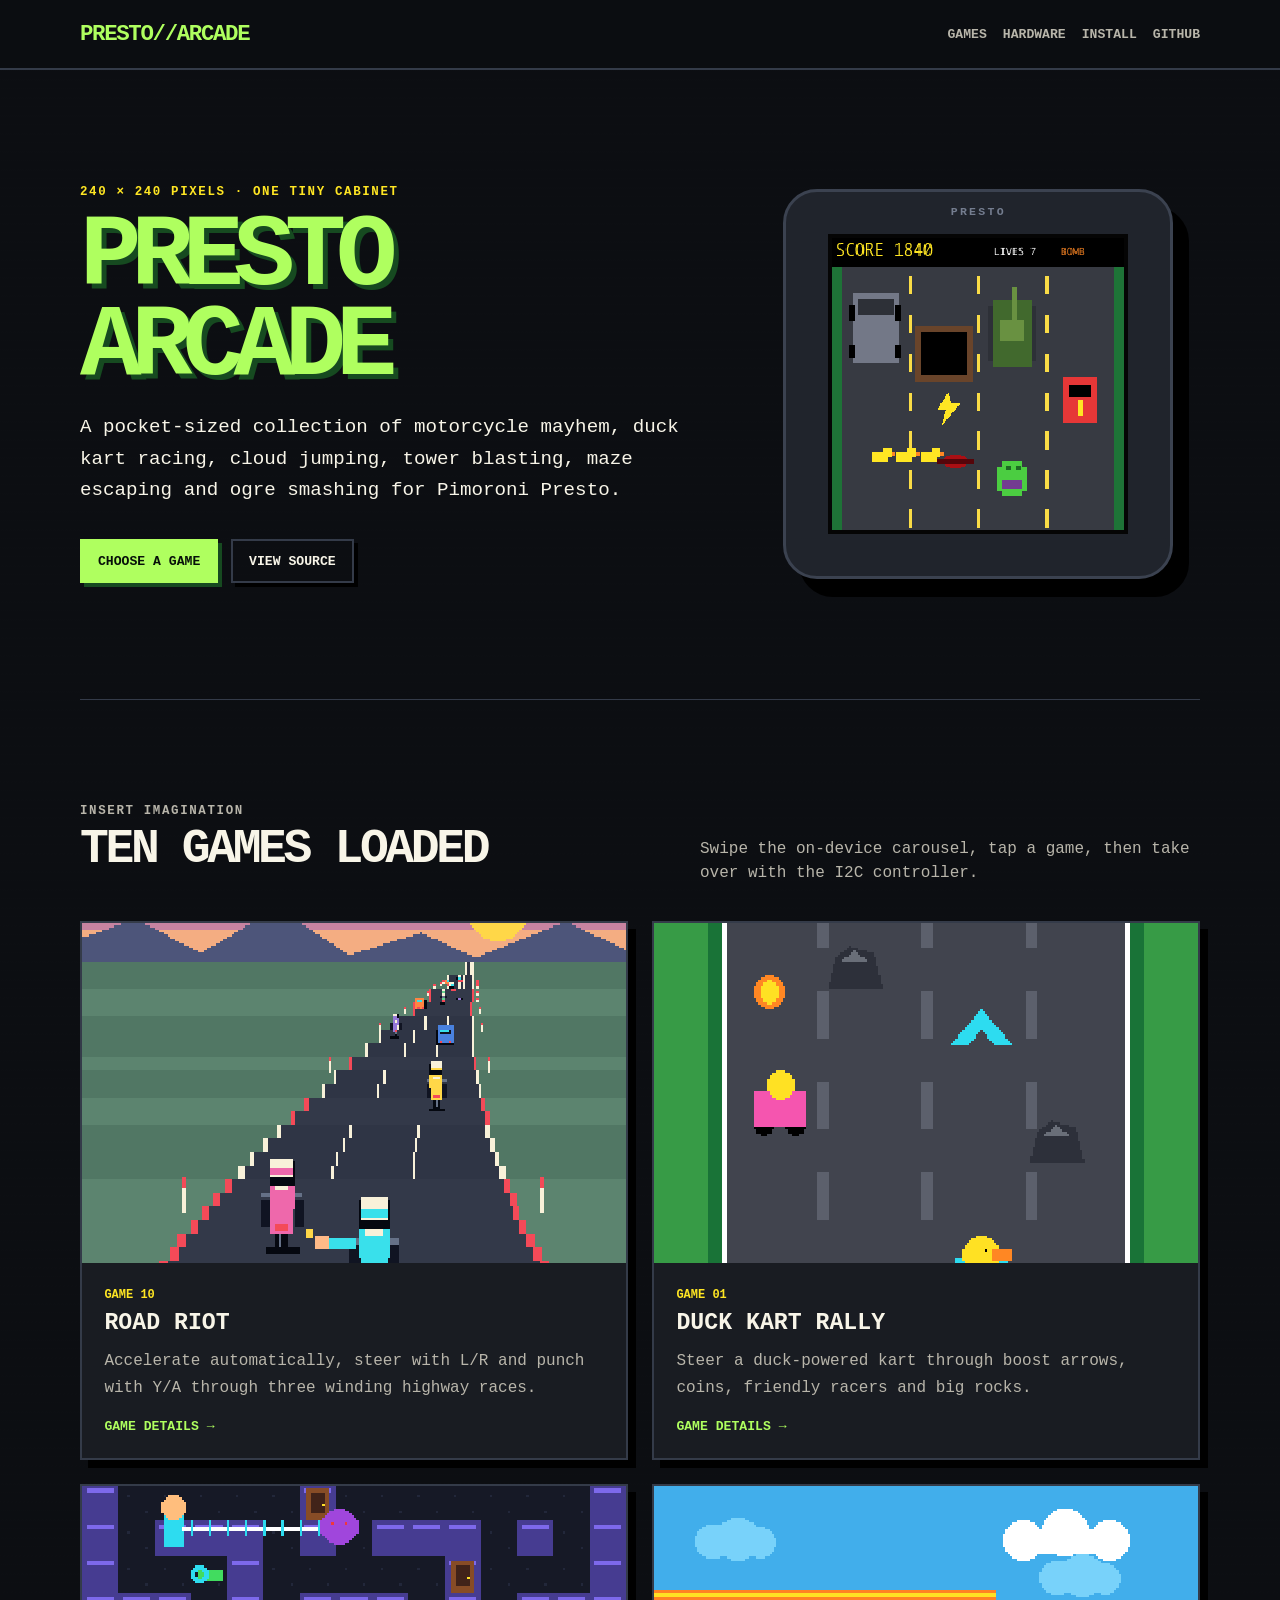
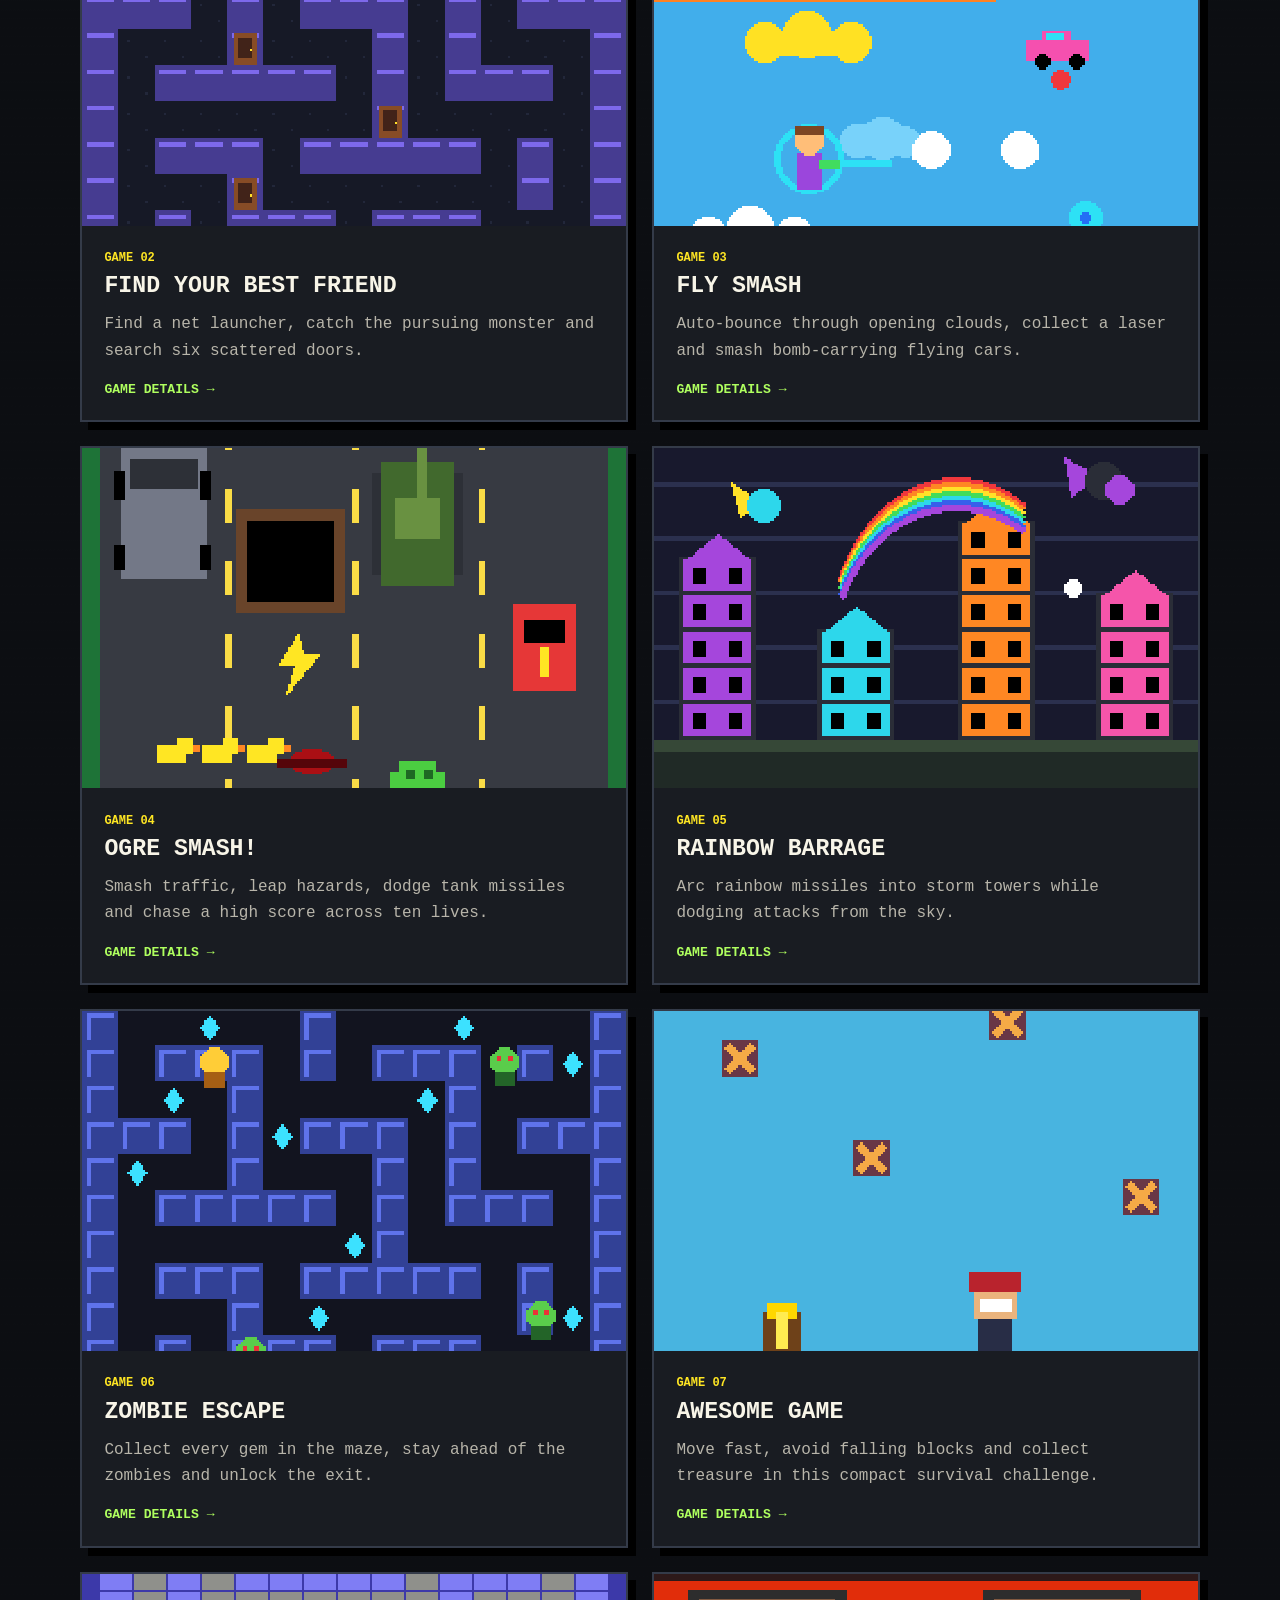
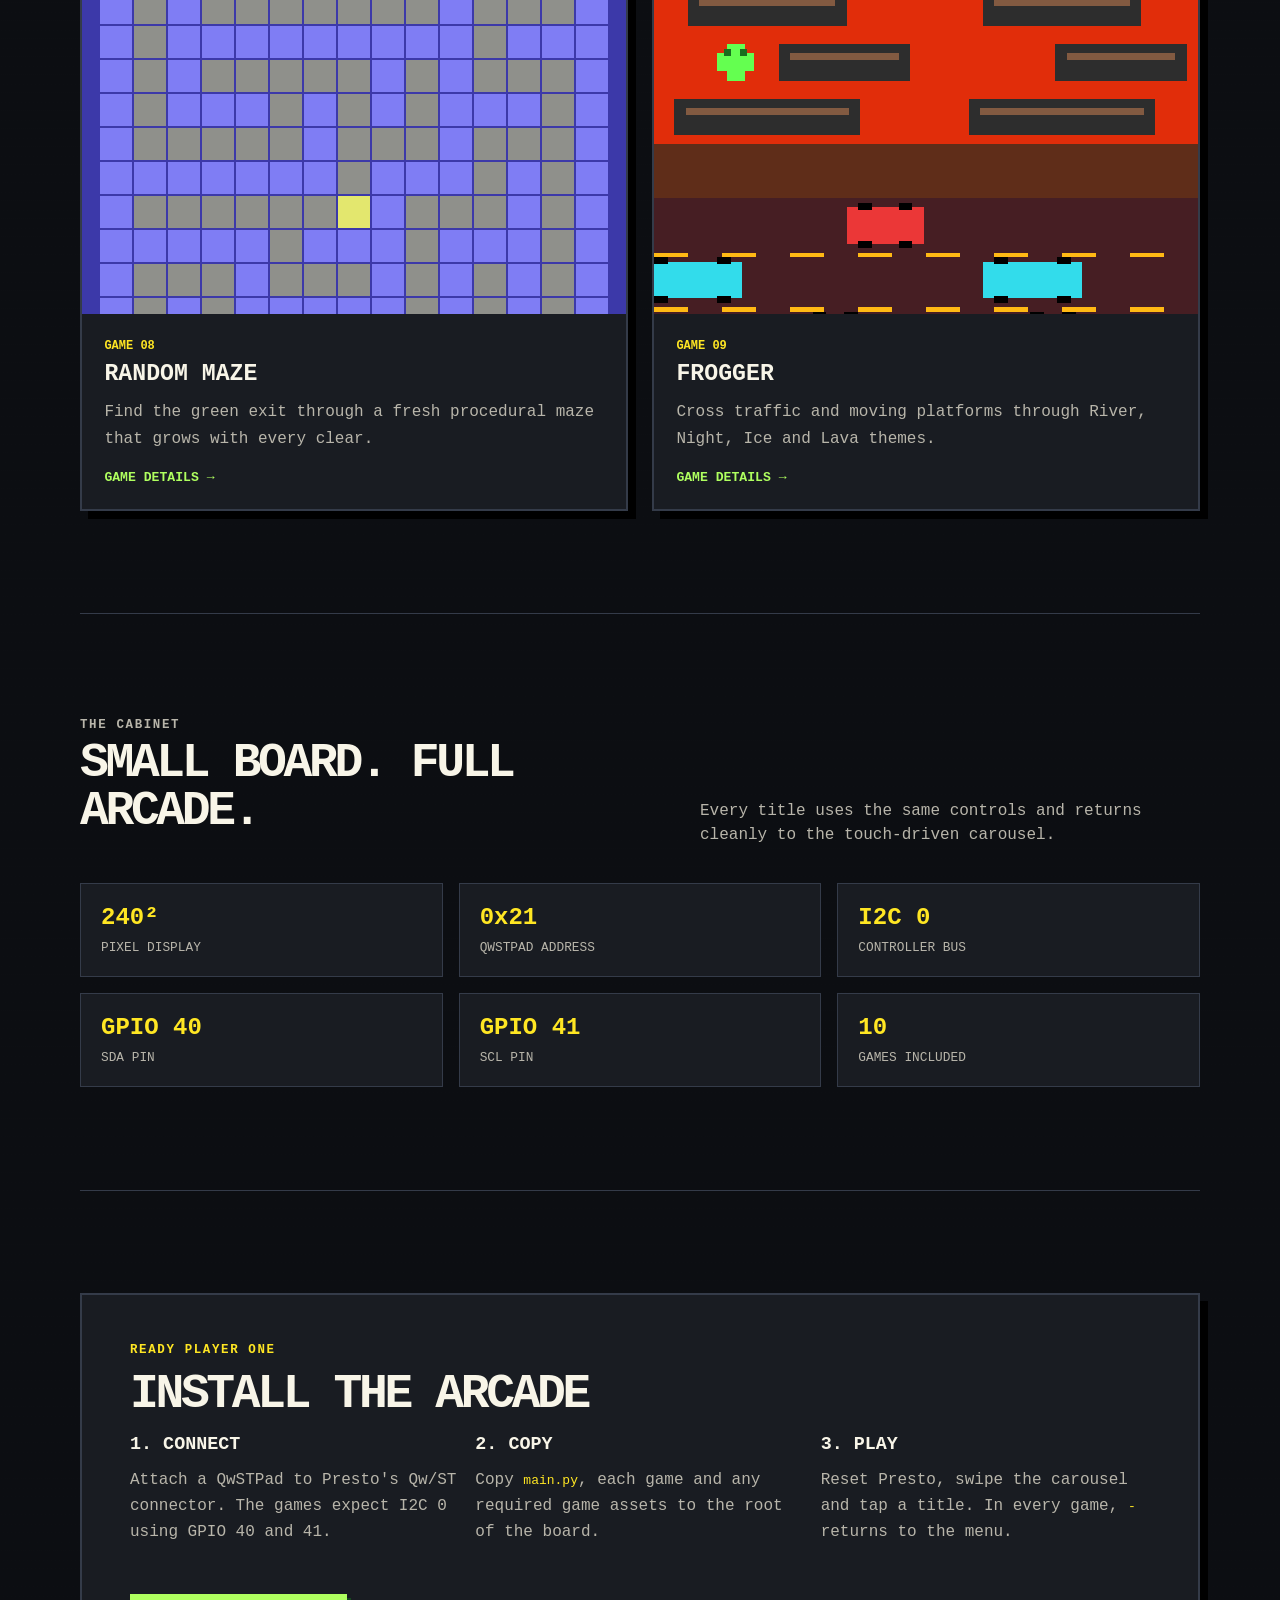
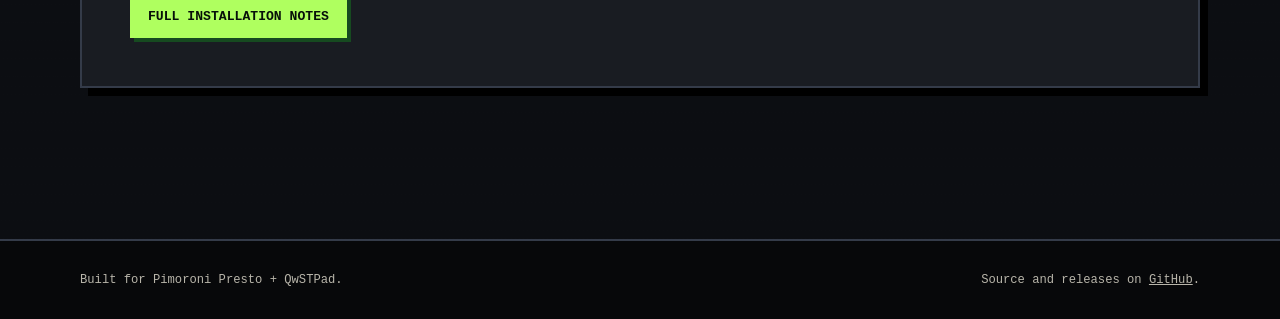
<file: docs/index.html>
<!doctype html>
<html lang="en-GB">
<head>
  <meta charset="utf-8">
  <meta name="viewport" content="width=device-width, initial-scale=1">
  <meta name="description" content="Ten tiny arcade games for Pimoroni Presto, all controlled by a QwSTPad over I2C.">
  <title>Pimoroni Presto Arcade</title>
  <link rel="stylesheet" href="styles.css">
</head>
<body>
  <a class="skip-link" href="#content">Skip to content</a>
  <header class="site-header">
    <nav class="nav" aria-label="Main navigation">
      <a class="brand" href="index.html">PRESTO//ARCADE</a>
      <div class="nav-links">
        <a href="#games">Games</a>
        <a href="#hardware">Hardware</a>
        <a href="#install">Install</a>
        <a href="https://github.com/robmarkcole/pimoroni-presto-arcade">GitHub</a>
      </div>
    </nav>
  </header>

  <main id="content">
    <section class="hero">
      <div class="hero-copy">
        <p class="eyebrow">240 × 240 pixels · one tiny cabinet</p>
        <h1>Presto Arcade</h1>
        <p class="lede">A pocket-sized collection of motorcycle mayhem, duck kart racing, cloud jumping, tower blasting, maze escaping and ogre smashing for Pimoroni Presto.</p>
        <div class="button-row">
          <a class="button" href="#games">Choose a game</a>
          <a class="button secondary" href="https://github.com/robmarkcole/pimoroni-presto-arcade">View source</a>
        </div>
      </div>
      <div class="hero-art" aria-label="Ogre Smash running on a stylised Presto display">
        <div class="presto-frame">
          <img class="screen" src="images/ogre-smash-gameplay.png" alt="Ogre Smash gameplay with an ogre, tank, truck, car and ducks">
        </div>
      </div>
    </section>

    <section class="section" id="games">
      <div class="section-heading">
        <div>
          <p class="kicker">Insert imagination</p>
          <h2>Ten games loaded</h2>
        </div>
        <p>Swipe the on-device carousel, tap a game, then take over with the I2C controller.</p>
      </div>

      <div class="game-grid">
        <article class="card">
          <img class="card-image" src="images/road-riot-gameplay.png" alt="Road Riot perspective highway with motorcycle riders, traffic and a left punch">
          <div class="card-body">
            <span class="card-number">GAME 10</span>
            <h3>Road Riot</h3>
            <p>Accelerate automatically, steer with L/R and punch with Y/A through three winding highway races.</p>
            <a class="card-link" href="games/road-riot.html">Game details</a>
          </div>
        </article>

        <article class="card">
          <img class="card-image" src="images/duck-kart-rally-gameplay.png" alt="Duck Kart Rally with a duck kart, coins, speed arrows and rocks">
          <div class="card-body">
            <span class="card-number">GAME 01</span>
            <h3>Duck Kart Rally</h3>
            <p>Steer a duck-powered kart through boost arrows, coins, friendly racers and big rocks.</p>
            <a class="card-link" href="games/duck-kart-rally.html">Game details</a>
          </div>
        </article>

        <article class="card">
          <img class="card-image" src="images/find-your-best-friend-gameplay.png" alt="Find Your Best Friend maze with doors, a net launcher and a monster">
          <div class="card-body">
            <span class="card-number">GAME 02</span>
            <h3>Find Your Best Friend</h3>
            <p>Find a net launcher, catch the pursuing monster and search six scattered doors.</p>
            <a class="card-link" href="games/find-your-best-friend.html">Game details</a>
          </div>
        </article>

        <article class="card">
          <img class="card-image" src="images/fly-smash-gameplay.png" alt="Fly Smash cloud-jumping action with a flying car and laser hazards">
          <div class="card-body">
            <span class="card-number">GAME 03</span>
            <h3>Fly Smash</h3>
            <p>Auto-bounce through opening clouds, collect a laser and smash bomb-carrying flying cars.</p>
            <a class="card-link" href="games/fly-smash.html">Game details</a>
          </div>
        </article>

        <article class="card">
          <img class="card-image" src="images/ogre-smash-gameplay.png" alt="Ogre Smash road combat">
          <div class="card-body">
            <span class="card-number">GAME 04</span>
            <h3>Ogre Smash!</h3>
            <p>Smash traffic, leap hazards, dodge tank missiles and chase a high score across ten lives.</p>
            <a class="card-link" href="games/ogre-smash.html">Game details</a>
          </div>
        </article>

        <article class="card">
          <img class="card-image" src="images/rainbow-barrage-gameplay.png" alt="Rainbow Barrage with four towers, arcing missiles and flying characters">
          <div class="card-body">
            <span class="card-number">GAME 05</span>
            <h3>Rainbow Barrage</h3>
            <p>Arc rainbow missiles into storm towers while dodging attacks from the sky.</p>
            <a class="card-link" href="games/rainbow-barrage.html">Game details</a>
          </div>
        </article>

        <article class="card">
          <img class="card-image" src="images/zombie-escape-gameplay.png" alt="Zombie Escape maze with gems, zombies and a green exit">
          <div class="card-body">
            <span class="card-number">GAME 06</span>
            <h3>Zombie Escape</h3>
            <p>Collect every gem in the maze, stay ahead of the zombies and unlock the exit.</p>
            <a class="card-link" href="games/zombie-escape.html">Game details</a>
          </div>
        </article>

        <article class="card">
          <img class="card-image" src="images/awesome-game-gameplay.png" alt="Awesome Game with a pirate, treasure and falling hazards">
          <div class="card-body">
            <span class="card-number">GAME 07</span>
            <h3>Awesome Game</h3>
            <p>Move fast, avoid falling blocks and collect treasure in this compact survival challenge.</p>
            <a class="card-link" href="games/awesome-game.html">Game details</a>
          </div>
        </article>

        <article class="card">
          <img class="card-image" src="images/random-maze-gameplay.png" alt="A generated purple maze with start and goal tiles">
          <div class="card-body">
            <span class="card-number">GAME 08</span>
            <h3>Random Maze</h3>
            <p>Find the green exit through a fresh procedural maze that grows with every clear.</p>
            <a class="card-link" href="games/random-maze.html">Game details</a>
          </div>
        </article>

        <article class="card">
          <img class="card-image" src="images/frogger-level-4-lava.png" alt="Frogger Lava level">
          <div class="card-body">
            <span class="card-number">GAME 09</span>
            <h3>Frogger</h3>
            <p>Cross traffic and moving platforms through River, Night, Ice and Lava themes.</p>
            <a class="card-link" href="games/frogger.html">Game details</a>
          </div>
        </article>
      </div>
    </section>

    <section class="section" id="hardware">
      <div class="section-heading">
        <div>
          <p class="kicker">The cabinet</p>
          <h2>Small board. Full arcade.</h2>
        </div>
        <p>Every title uses the same controls and returns cleanly to the touch-driven carousel.</p>
      </div>
      <div class="spec-grid">
        <div class="spec"><strong>240²</strong><span>Pixel display</span></div>
        <div class="spec"><strong>0x21</strong><span>QwSTPad address</span></div>
        <div class="spec"><strong>I2C 0</strong><span>Controller bus</span></div>
        <div class="spec"><strong>GPIO 40</strong><span>SDA pin</span></div>
        <div class="spec"><strong>GPIO 41</strong><span>SCL pin</span></div>
        <div class="spec"><strong>10</strong><span>Games included</span></div>
      </div>
    </section>

    <section class="section" id="install">
      <div class="install">
        <p class="kicker">Ready player one</p>
        <h2>Install the arcade</h2>
        <div class="detail-grid">
          <div class="prose">
            <h3>1. Connect</h3>
            <p>Attach a QwSTPad to Presto's Qw/ST connector. The games expect I2C 0 using GPIO 40 and 41.</p>
          </div>
          <div class="prose">
            <h3>2. Copy</h3>
            <p>Copy <code>main.py</code>, each game and any required game assets to the root of the board.</p>
          </div>
          <div class="prose">
            <h3>3. Play</h3>
            <p>Reset Presto, swipe the carousel and tap a title. In every game, <code>-</code> returns to the menu.</p>
          </div>
        </div>
        <div class="button-row">
          <a class="button" href="https://github.com/robmarkcole/pimoroni-presto-arcade#install">Full installation notes</a>
        </div>
      </div>
    </section>
  </main>

  <footer class="site-footer">
    <div>
      <p>Built for Pimoroni Presto + QwSTPad.</p>
      <p>Source and releases on <a href="https://github.com/robmarkcole/pimoroni-presto-arcade">GitHub</a>.</p>
    </div>
  </footer>
</body>
</html>
</file>
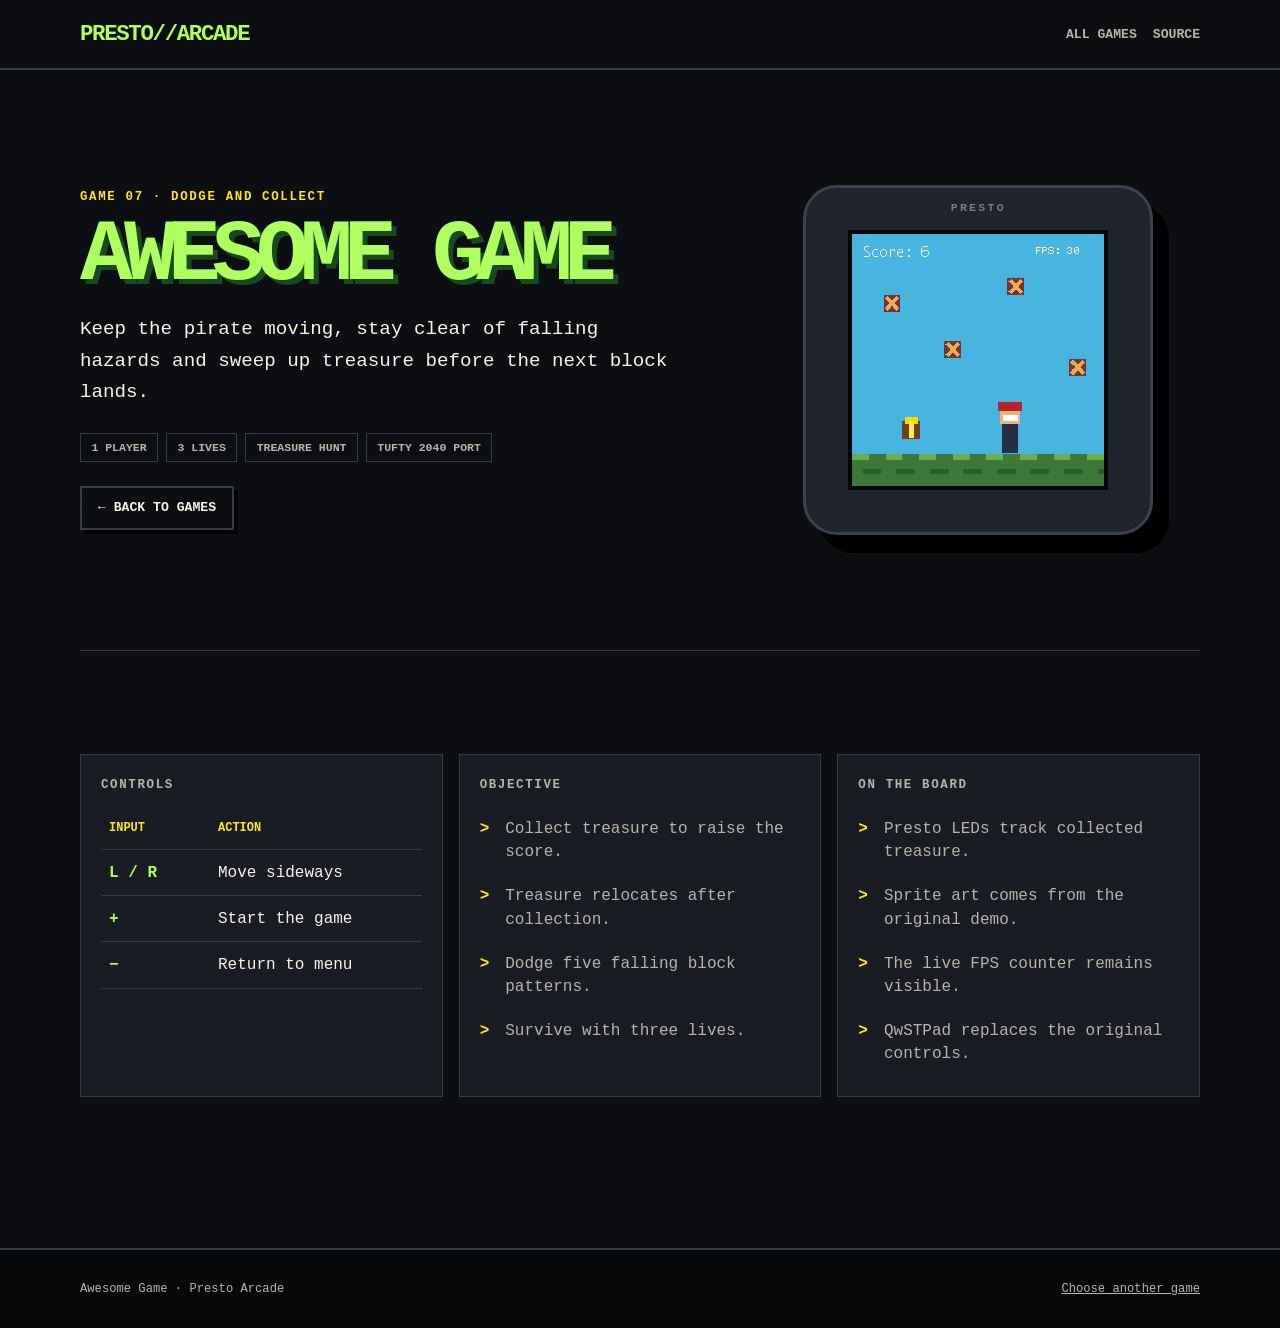
<file: docs/games/awesome-game.html>
<!doctype html>
<html lang="en-GB">
<head>
  <meta charset="utf-8">
  <meta name="viewport" content="width=device-width, initial-scale=1">
  <meta name="description" content="Awesome Game: dodge hazards and collect treasure on Pimoroni Presto.">
  <title>Awesome Game · Presto Arcade</title>
  <link rel="stylesheet" href="../styles.css">
</head>
<body>
  <a class="skip-link" href="#content">Skip to content</a>
  <header class="site-header"><nav class="nav" aria-label="Main navigation"><a class="brand" href="../index.html">PRESTO//ARCADE</a><div class="nav-links"><a href="../index.html#games">All games</a><a href="https://github.com/robmarkcole/pimoroni-presto-arcade/blob/main/awesome_game.py">Source</a></div></nav></header>
  <main id="content">
    <section class="hero game-hero">
      <div class="hero-copy">
        <p class="eyebrow">Game 07 · Dodge and collect</p><h1>Awesome Game</h1>
        <p class="lede">Keep the pirate moving, stay clear of falling hazards and sweep up treasure before the next block lands.</p>
        <div class="game-meta"><span class="tag">1 player</span><span class="tag">3 lives</span><span class="tag">Treasure hunt</span><span class="tag">Tufty 2040 port</span></div>
        <a class="button secondary" href="../index.html#games">← Back to games</a>
      </div>
      <div class="hero-art"><div class="presto-frame"><img class="screen" src="../images/awesome-game-gameplay.png" alt="Awesome Game gameplay"></div></div>
    </section>
    <section class="section">
      <div class="detail-grid">
        <div class="detail-panel prose"><p class="kicker">Controls</p><table class="controls"><thead><tr><th>Input</th><th>Action</th></tr></thead><tbody><tr><td>L / R</td><td>Move sideways</td></tr><tr><td>+</td><td>Start the game</td></tr><tr><td>−</td><td>Return to menu</td></tr></tbody></table></div>
        <div class="detail-panel prose"><p class="kicker">Objective</p><ul class="feature-list"><li>Collect treasure to raise the score.</li><li>Treasure relocates after collection.</li><li>Dodge five falling block patterns.</li><li>Survive with three lives.</li></ul></div>
        <div class="detail-panel prose"><p class="kicker">On the board</p><ul class="feature-list"><li>Presto LEDs track collected treasure.</li><li>Sprite art comes from the original demo.</li><li>The live FPS counter remains visible.</li><li>QwSTPad replaces the original controls.</li></ul></div>
      </div>
    </section>
  </main>
  <footer class="site-footer"><div><p>Awesome Game · Presto Arcade</p><p><a href="../index.html">Choose another game</a></p></div></footer>
</body>
</html>
</file>
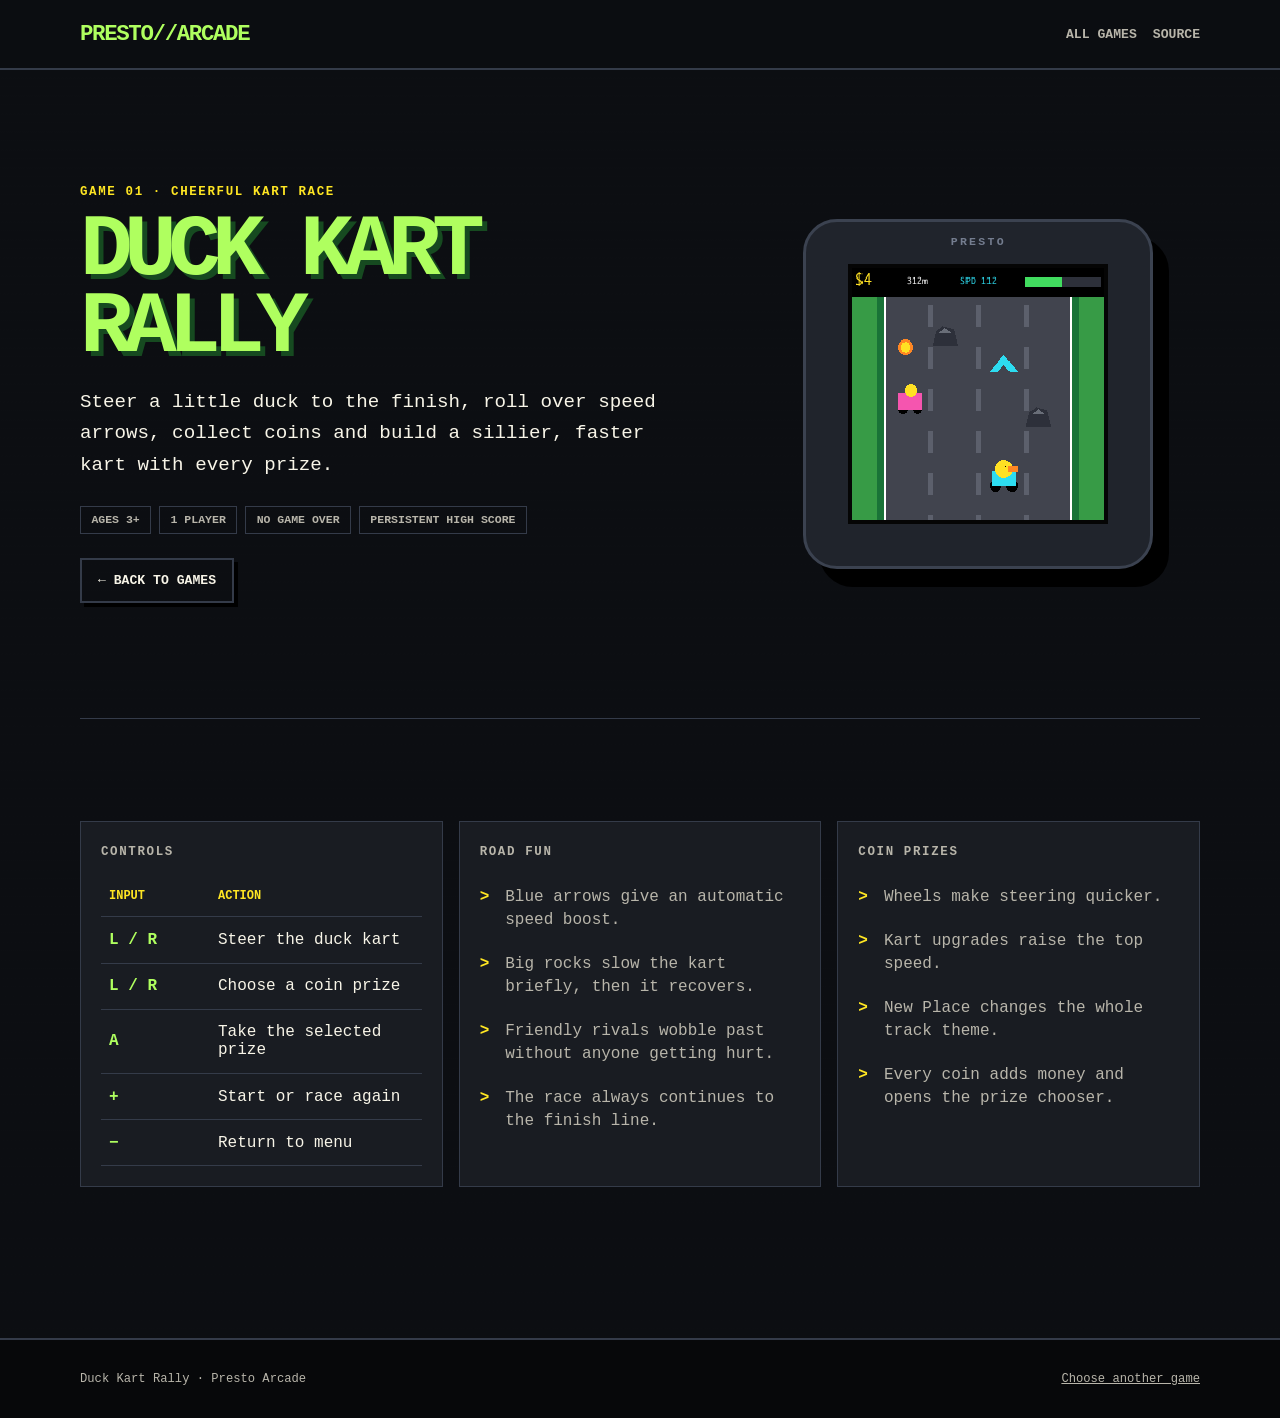
<file: docs/games/duck-kart-rally.html>
<!doctype html>
<html lang="en-GB">
<head>
  <meta charset="utf-8">
  <meta name="viewport" content="width=device-width, initial-scale=1">
  <meta name="description" content="Duck Kart Rally: a cheerful kart racing game for ages three and up on Pimoroni Presto.">
  <title>Duck Kart Rally · Presto Arcade</title>
  <link rel="stylesheet" href="../styles.css">
</head>
<body>
  <a class="skip-link" href="#content">Skip to content</a>
  <header class="site-header"><nav class="nav" aria-label="Main navigation"><a class="brand" href="../index.html">PRESTO//ARCADE</a><div class="nav-links"><a href="../index.html#games">All games</a><a href="https://github.com/robmarkcole/pimoroni-presto-arcade/blob/main/duck_kart_rally.py">Source</a></div></nav></header>
  <main id="content">
    <section class="hero game-hero">
      <div class="hero-copy">
        <p class="eyebrow">Game 01 · Cheerful kart race</p><h1>Duck Kart Rally</h1>
        <p class="lede">Steer a little duck to the finish, roll over speed arrows, collect coins and build a sillier, faster kart with every prize.</p>
        <div class="game-meta"><span class="tag">Ages 3+</span><span class="tag">1 player</span><span class="tag">No game over</span><span class="tag">Persistent high score</span></div>
        <a class="button secondary" href="../index.html#games">← Back to games</a>
      </div>
      <div class="hero-art"><div class="presto-frame"><img class="screen" src="../images/duck-kart-rally-gameplay.png" alt="Duck Kart Rally gameplay"></div></div>
    </section>

    <section class="section">
      <div class="detail-grid">
        <div class="detail-panel prose"><p class="kicker">Controls</p><table class="controls"><thead><tr><th>Input</th><th>Action</th></tr></thead><tbody><tr><td>L / R</td><td>Steer the duck kart</td></tr><tr><td>L / R</td><td>Choose a coin prize</td></tr><tr><td>A</td><td>Take the selected prize</td></tr><tr><td>+</td><td>Start or race again</td></tr><tr><td>−</td><td>Return to menu</td></tr></tbody></table></div>
        <div class="detail-panel prose"><p class="kicker">Road fun</p><ul class="feature-list"><li>Blue arrows give an automatic speed boost.</li><li>Big rocks slow the kart briefly, then it recovers.</li><li>Friendly rivals wobble past without anyone getting hurt.</li><li>The race always continues to the finish line.</li></ul></div>
        <div class="detail-panel prose"><p class="kicker">Coin prizes</p><ul class="feature-list"><li>Wheels make steering quicker.</li><li>Kart upgrades raise the top speed.</li><li>New Place changes the whole track theme.</li><li>Every coin adds money and opens the prize chooser.</li></ul></div>
      </div>
    </section>
  </main>
  <footer class="site-footer"><div><p>Duck Kart Rally · Presto Arcade</p><p><a href="../index.html">Choose another game</a></p></div></footer>
</body>
</html>
</file>
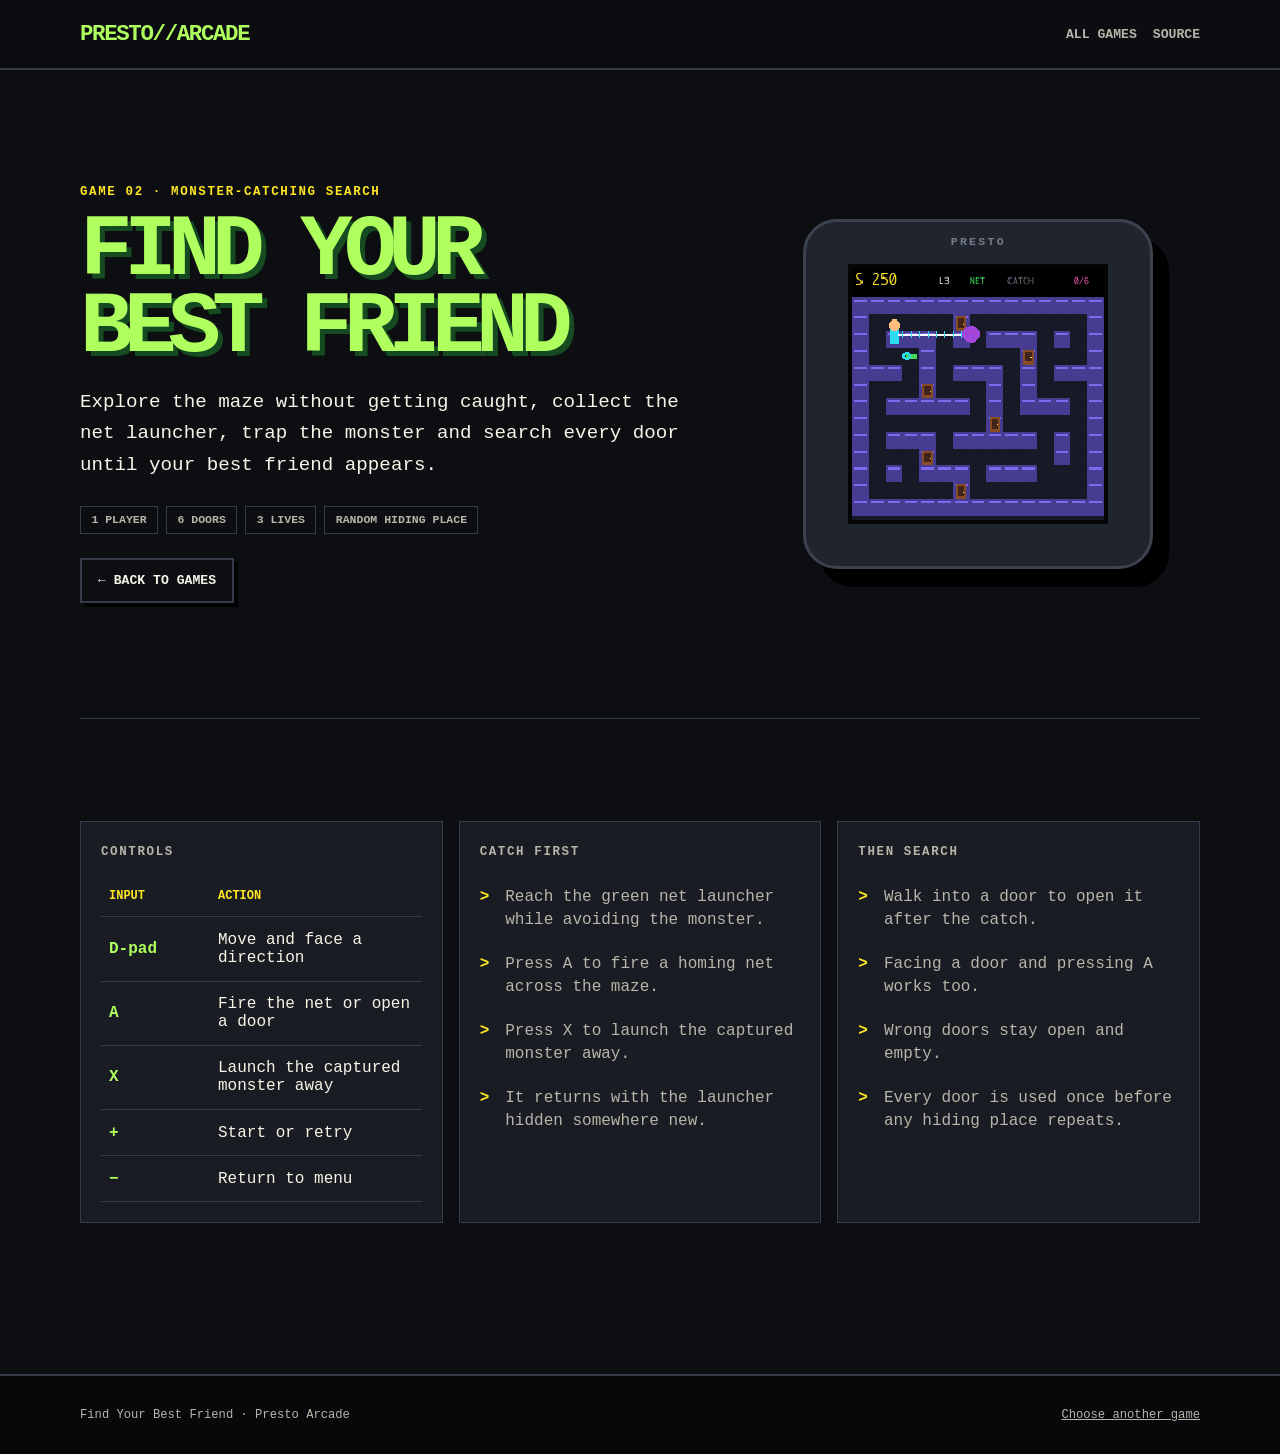
<file: docs/games/find-your-best-friend.html>
<!doctype html>
<html lang="en-GB">
<head>
  <meta charset="utf-8">
  <meta name="viewport" content="width=device-width, initial-scale=1">
  <meta name="description" content="Find Your Best Friend: catch a monster and search the doors on Pimoroni Presto.">
  <title>Find Your Best Friend · Presto Arcade</title>
  <link rel="stylesheet" href="../styles.css">
</head>
<body>
  <a class="skip-link" href="#content">Skip to content</a>
  <header class="site-header"><nav class="nav" aria-label="Main navigation"><a class="brand" href="../index.html">PRESTO//ARCADE</a><div class="nav-links"><a href="../index.html#games">All games</a><a href="https://github.com/robmarkcole/pimoroni-presto-arcade/blob/main/find_your_best_friend.py">Source</a></div></nav></header>
  <main id="content">
    <section class="hero game-hero">
      <div class="hero-copy">
        <p class="eyebrow">Game 02 · Monster-catching search</p><h1>Find Your Best Friend</h1>
        <p class="lede">Explore the maze without getting caught, collect the net launcher, trap the monster and search every door until your best friend appears.</p>
        <div class="game-meta"><span class="tag">1 player</span><span class="tag">6 doors</span><span class="tag">3 lives</span><span class="tag">Random hiding place</span></div>
        <a class="button secondary" href="../index.html#games">← Back to games</a>
      </div>
      <div class="hero-art"><div class="presto-frame"><img class="screen" src="../images/find-your-best-friend-gameplay.png" alt="Find Your Best Friend gameplay"></div></div>
    </section>

    <section class="section">
      <div class="detail-grid">
        <div class="detail-panel prose"><p class="kicker">Controls</p><table class="controls"><thead><tr><th>Input</th><th>Action</th></tr></thead><tbody><tr><td>D-pad</td><td>Move and face a direction</td></tr><tr><td>A</td><td>Fire the net or open a door</td></tr><tr><td>X</td><td>Launch the captured monster away</td></tr><tr><td>+</td><td>Start or retry</td></tr><tr><td>−</td><td>Return to menu</td></tr></tbody></table></div>
        <div class="detail-panel prose"><p class="kicker">Catch first</p><ul class="feature-list"><li>Reach the green net launcher while avoiding the monster.</li><li>Press A to fire a homing net across the maze.</li><li>Press X to launch the captured monster away.</li><li>It returns with the launcher hidden somewhere new.</li></ul></div>
        <div class="detail-panel prose"><p class="kicker">Then search</p><ul class="feature-list"><li>Walk into a door to open it after the catch.</li><li>Facing a door and pressing A works too.</li><li>Wrong doors stay open and empty.</li><li>Every door is used once before any hiding place repeats.</li></ul></div>
      </div>
    </section>
  </main>
  <footer class="site-footer"><div><p>Find Your Best Friend · Presto Arcade</p><p><a href="../index.html">Choose another game</a></p></div></footer>
</body>
</html>
</file>
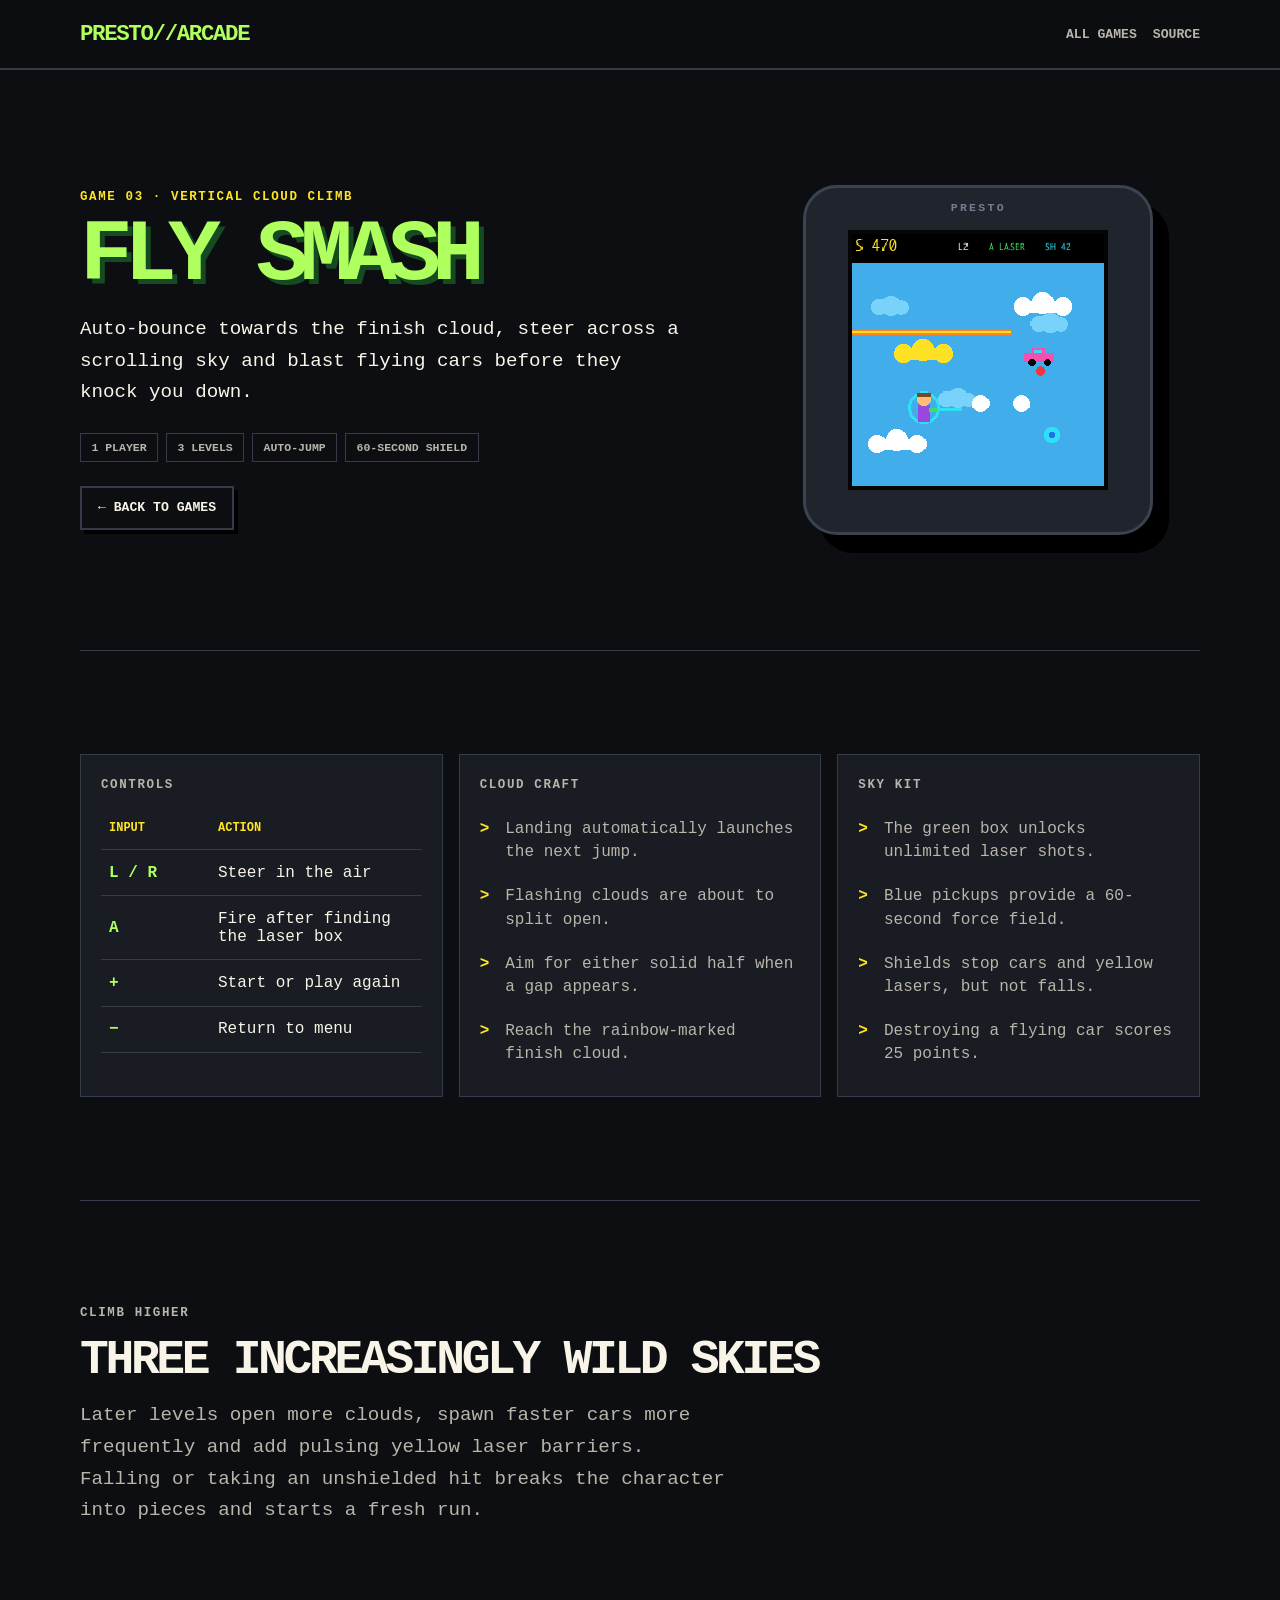
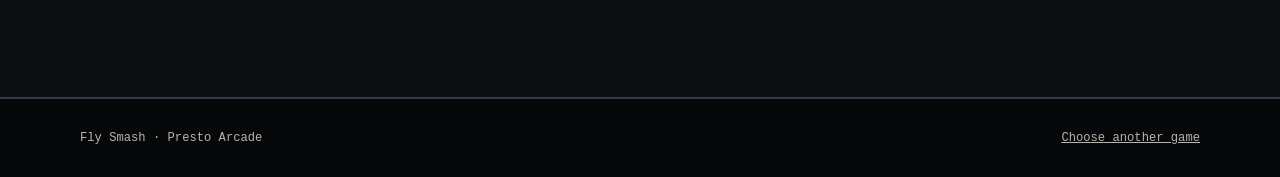
<file: docs/games/fly-smash.html>
<!doctype html>
<html lang="en-GB">
<head>
  <meta charset="utf-8">
  <meta name="viewport" content="width=device-width, initial-scale=1">
  <meta name="description" content="Fly Smash: a three-level cloud-jumping action game for Pimoroni Presto.">
  <title>Fly Smash · Presto Arcade</title>
  <link rel="stylesheet" href="../styles.css">
</head>
<body>
  <a class="skip-link" href="#content">Skip to content</a>
  <header class="site-header"><nav class="nav" aria-label="Main navigation"><a class="brand" href="../index.html">PRESTO//ARCADE</a><div class="nav-links"><a href="../index.html#games">All games</a><a href="https://github.com/robmarkcole/pimoroni-presto-arcade/blob/main/fly_smash.py">Source</a></div></nav></header>
  <main id="content">
    <section class="hero game-hero">
      <div class="hero-copy">
        <p class="eyebrow">Game 03 · Vertical cloud climb</p><h1>Fly Smash</h1>
        <p class="lede">Auto-bounce towards the finish cloud, steer across a scrolling sky and blast flying cars before they knock you down.</p>
        <div class="game-meta"><span class="tag">1 player</span><span class="tag">3 levels</span><span class="tag">Auto-jump</span><span class="tag">60-second shield</span></div>
        <a class="button secondary" href="../index.html#games">← Back to games</a>
      </div>
      <div class="hero-art"><div class="presto-frame"><img class="screen" src="../images/fly-smash-gameplay.png" alt="Fly Smash gameplay"></div></div>
    </section>

    <section class="section">
      <div class="detail-grid">
        <div class="detail-panel prose"><p class="kicker">Controls</p><table class="controls"><thead><tr><th>Input</th><th>Action</th></tr></thead><tbody><tr><td>L / R</td><td>Steer in the air</td></tr><tr><td>A</td><td>Fire after finding the laser box</td></tr><tr><td>+</td><td>Start or play again</td></tr><tr><td>−</td><td>Return to menu</td></tr></tbody></table></div>
        <div class="detail-panel prose"><p class="kicker">Cloud craft</p><ul class="feature-list"><li>Landing automatically launches the next jump.</li><li>Flashing clouds are about to split open.</li><li>Aim for either solid half when a gap appears.</li><li>Reach the rainbow-marked finish cloud.</li></ul></div>
        <div class="detail-panel prose"><p class="kicker">Sky kit</p><ul class="feature-list"><li>The green box unlocks unlimited laser shots.</li><li>Blue pickups provide a 60-second force field.</li><li>Shields stop cars and yellow lasers, but not falls.</li><li>Destroying a flying car scores 25 points.</li></ul></div>
      </div>
    </section>

    <section class="section prose"><p class="kicker">Climb higher</p><h2>Three increasingly wild skies</h2><p class="lede">Later levels open more clouds, spawn faster cars more frequently and add pulsing yellow laser barriers. Falling or taking an unshielded hit breaks the character into pieces and starts a fresh run.</p></section>
  </main>
  <footer class="site-footer"><div><p>Fly Smash · Presto Arcade</p><p><a href="../index.html">Choose another game</a></p></div></footer>
</body>
</html>
</file>
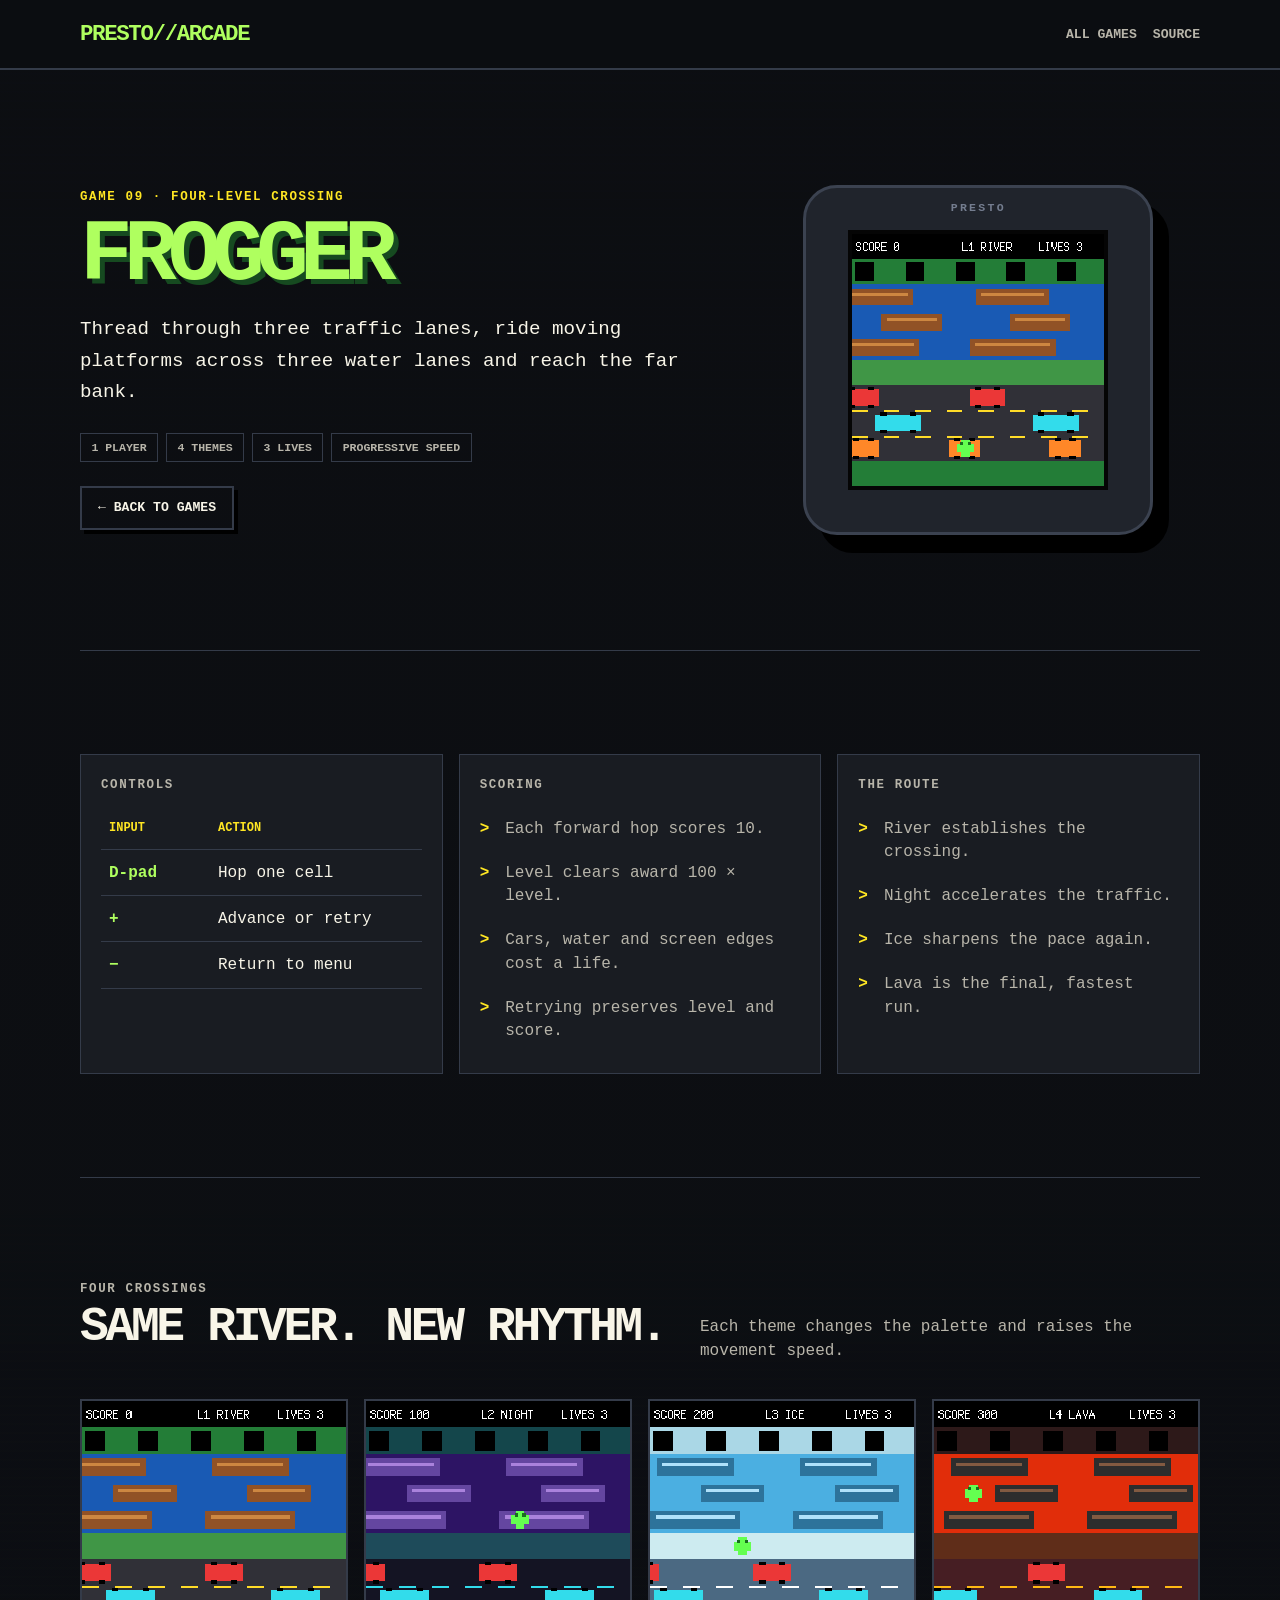
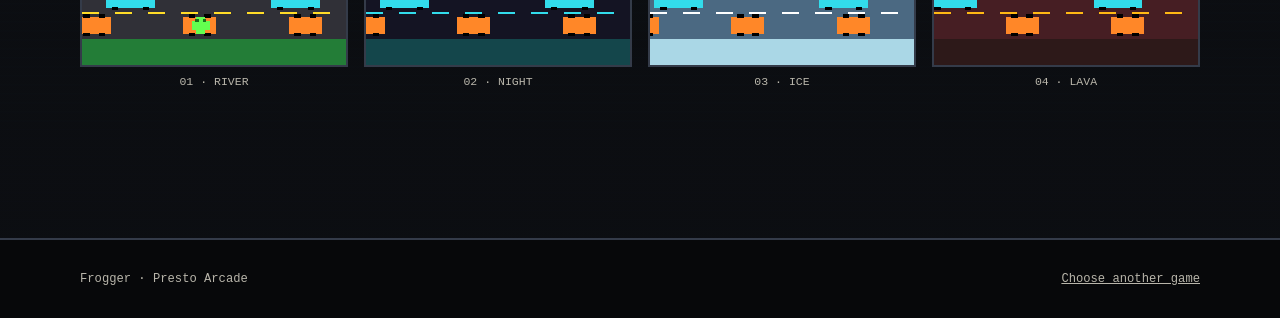
<file: docs/games/frogger.html>
<!doctype html>
<html lang="en-GB">
<head>
  <meta charset="utf-8">
  <meta name="viewport" content="width=device-width, initial-scale=1">
  <meta name="description" content="Frogger: four progressively faster crossings for Pimoroni Presto.">
  <title>Frogger · Presto Arcade</title>
  <link rel="stylesheet" href="../styles.css">
</head>
<body>
  <a class="skip-link" href="#content">Skip to content</a>
  <header class="site-header"><nav class="nav" aria-label="Main navigation"><a class="brand" href="../index.html">PRESTO//ARCADE</a><div class="nav-links"><a href="../index.html#games">All games</a><a href="https://github.com/robmarkcole/pimoroni-presto-arcade/blob/main/frogger.py">Source</a></div></nav></header>
  <main id="content">
    <section class="hero game-hero">
      <div class="hero-copy">
        <p class="eyebrow">Game 09 · Four-level crossing</p><h1>Frogger</h1>
        <p class="lede">Thread through three traffic lanes, ride moving platforms across three water lanes and reach the far bank.</p>
        <div class="game-meta"><span class="tag">1 player</span><span class="tag">4 themes</span><span class="tag">3 lives</span><span class="tag">Progressive speed</span></div>
        <a class="button secondary" href="../index.html#games">← Back to games</a>
      </div>
      <div class="hero-art"><div class="presto-frame"><img class="screen" src="../images/frogger-level-1-river.png" alt="Frogger River level"></div></div>
    </section>

    <section class="section">
      <div class="detail-grid">
        <div class="detail-panel prose"><p class="kicker">Controls</p><table class="controls"><thead><tr><th>Input</th><th>Action</th></tr></thead><tbody><tr><td>D-pad</td><td>Hop one cell</td></tr><tr><td>+</td><td>Advance or retry</td></tr><tr><td>−</td><td>Return to menu</td></tr></tbody></table></div>
        <div class="detail-panel prose"><p class="kicker">Scoring</p><ul class="feature-list"><li>Each forward hop scores 10.</li><li>Level clears award 100 × level.</li><li>Cars, water and screen edges cost a life.</li><li>Retrying preserves level and score.</li></ul></div>
        <div class="detail-panel prose"><p class="kicker">The route</p><ul class="feature-list"><li>River establishes the crossing.</li><li>Night accelerates the traffic.</li><li>Ice sharpens the pace again.</li><li>Lava is the final, fastest run.</li></ul></div>
      </div>
    </section>

    <section class="section">
      <div class="section-heading"><div><p class="kicker">Four crossings</p><h2>Same river. New rhythm.</h2></div><p>Each theme changes the palette and raises the movement speed.</p></div>
      <div class="gallery">
        <figure><img src="../images/frogger-level-1-river.png" alt="River level"><figcaption>01 · River</figcaption></figure>
        <figure><img src="../images/frogger-level-2-night.png" alt="Night level"><figcaption>02 · Night</figcaption></figure>
        <figure><img src="../images/frogger-level-3-ice.png" alt="Ice level"><figcaption>03 · Ice</figcaption></figure>
        <figure><img src="../images/frogger-level-4-lava.png" alt="Lava level"><figcaption>04 · Lava</figcaption></figure>
      </div>
    </section>
  </main>
  <footer class="site-footer"><div><p>Frogger · Presto Arcade</p><p><a href="../index.html">Choose another game</a></p></div></footer>
</body>
</html>
</file>
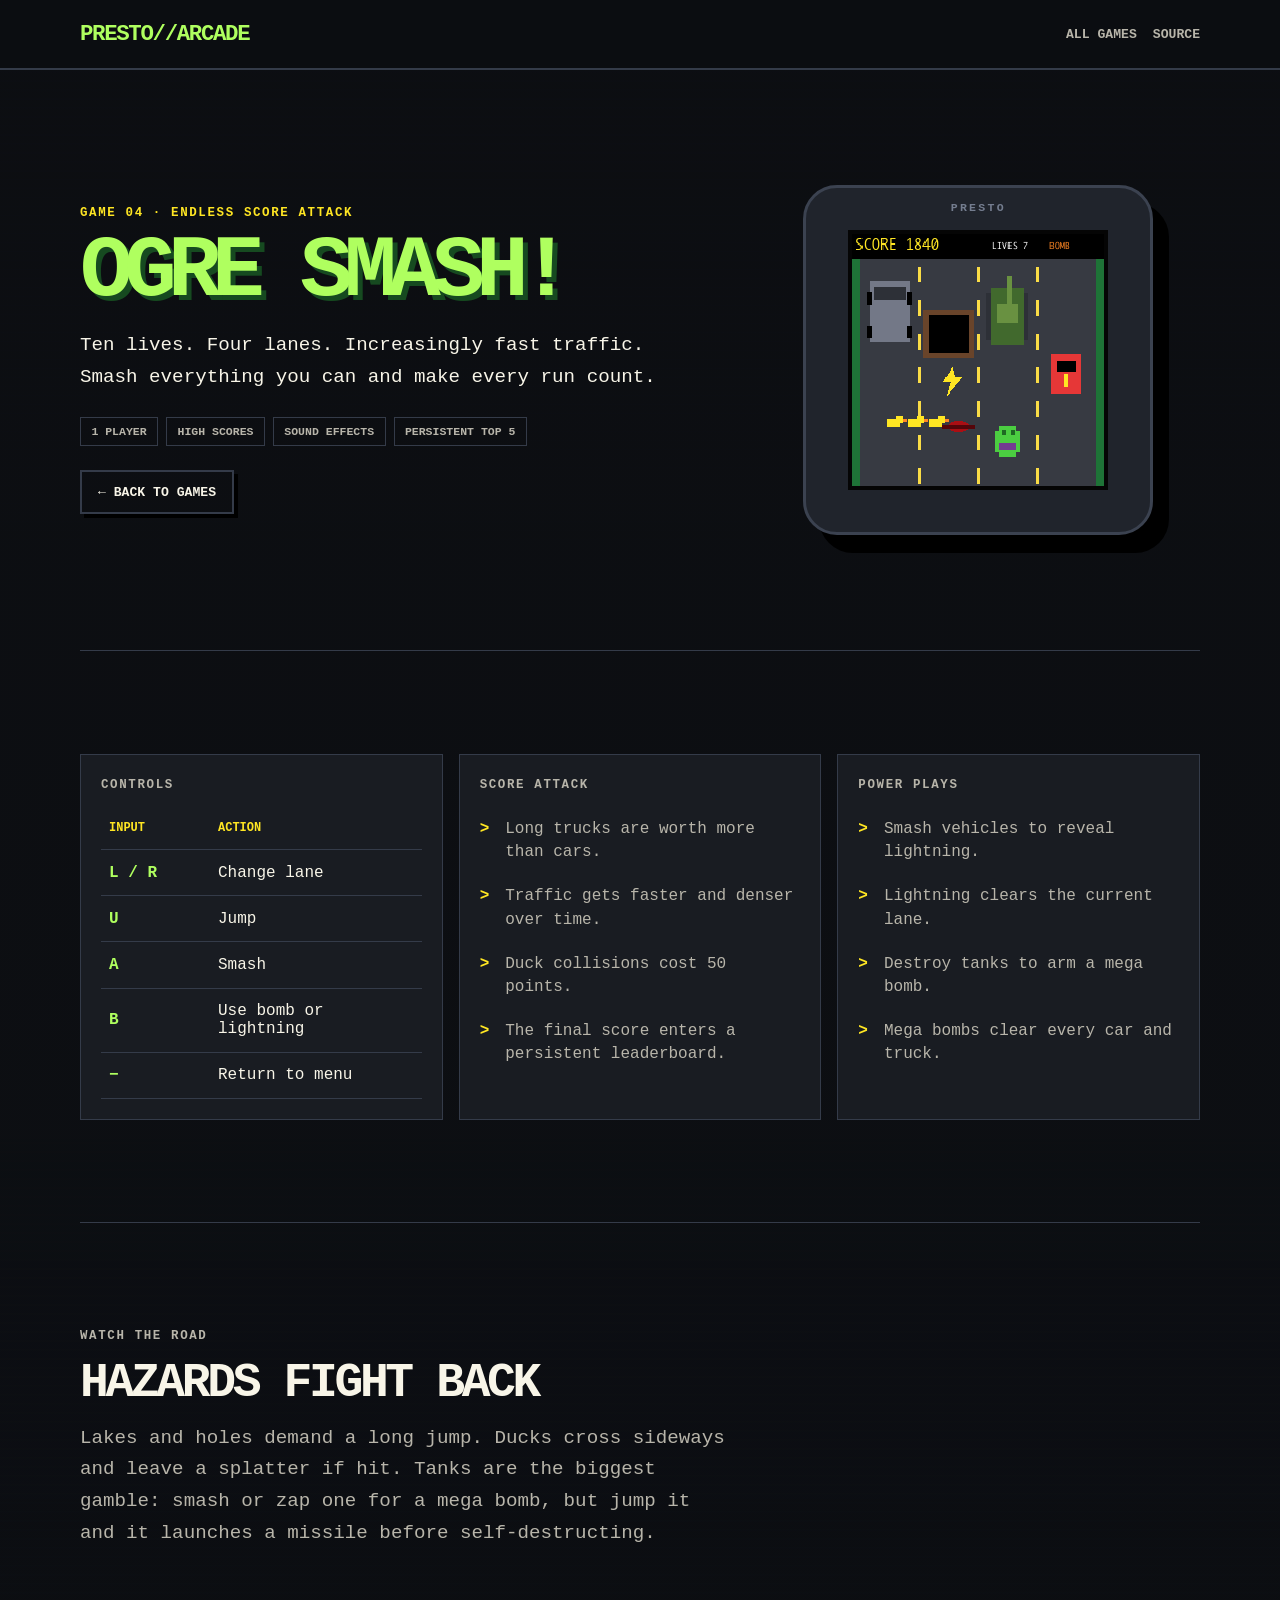
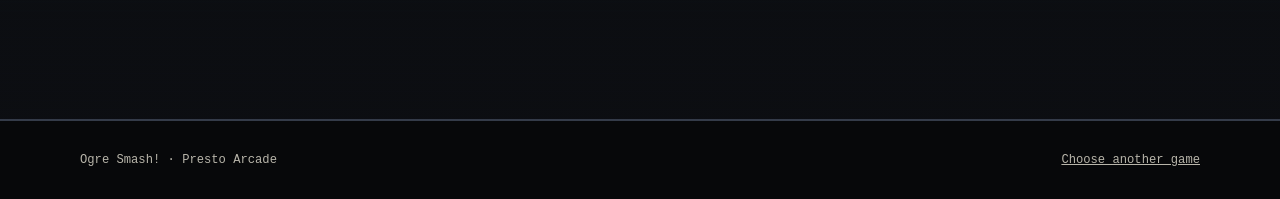
<file: docs/games/ogre-smash.html>
<!doctype html>
<html lang="en-GB">
<head>
  <meta charset="utf-8">
  <meta name="viewport" content="width=device-width, initial-scale=1">
  <meta name="description" content="Ogre Smash: an endless score attack for Pimoroni Presto.">
  <title>Ogre Smash! · Presto Arcade</title>
  <link rel="stylesheet" href="../styles.css">
</head>
<body>
  <a class="skip-link" href="#content">Skip to content</a>
  <header class="site-header"><nav class="nav" aria-label="Main navigation"><a class="brand" href="../index.html">PRESTO//ARCADE</a><div class="nav-links"><a href="../index.html#games">All games</a><a href="https://github.com/robmarkcole/pimoroni-presto-arcade/blob/main/ogre_smash.py">Source</a></div></nav></header>
  <main id="content">
    <section class="hero game-hero">
      <div class="hero-copy">
        <p class="eyebrow">Game 04 · Endless score attack</p>
        <h1>Ogre Smash!</h1>
        <p class="lede">Ten lives. Four lanes. Increasingly fast traffic. Smash everything you can and make every run count.</p>
        <div class="game-meta"><span class="tag">1 player</span><span class="tag">High scores</span><span class="tag">Sound effects</span><span class="tag">Persistent top 5</span></div>
        <a class="button secondary" href="../index.html#games">← Back to games</a>
      </div>
      <div class="hero-art"><div class="presto-frame"><img class="screen" src="../images/ogre-smash-gameplay.png" alt="Ogre Smash gameplay"></div></div>
    </section>

    <section class="section">
      <div class="detail-grid">
        <div class="detail-panel prose">
          <p class="kicker">Controls</p>
          <table class="controls"><thead><tr><th>Input</th><th>Action</th></tr></thead><tbody>
            <tr><td>L / R</td><td>Change lane</td></tr><tr><td>U</td><td>Jump</td></tr><tr><td>A</td><td>Smash</td></tr><tr><td>B</td><td>Use bomb or lightning</td></tr><tr><td>−</td><td>Return to menu</td></tr>
          </tbody></table>
        </div>
        <div class="detail-panel prose">
          <p class="kicker">Score attack</p>
          <ul class="feature-list"><li>Long trucks are worth more than cars.</li><li>Traffic gets faster and denser over time.</li><li>Duck collisions cost 50 points.</li><li>The final score enters a persistent leaderboard.</li></ul>
        </div>
        <div class="detail-panel prose">
          <p class="kicker">Power plays</p>
          <ul class="feature-list"><li>Smash vehicles to reveal lightning.</li><li>Lightning clears the current lane.</li><li>Destroy tanks to arm a mega bomb.</li><li>Mega bombs clear every car and truck.</li></ul>
        </div>
      </div>
    </section>

    <section class="section prose">
      <p class="kicker">Watch the road</p><h2>Hazards fight back</h2>
      <p class="lede">Lakes and holes demand a long jump. Ducks cross sideways and leave a splatter if hit. Tanks are the biggest gamble: smash or zap one for a mega bomb, but jump it and it launches a missile before self-destructing.</p>
    </section>
  </main>
  <footer class="site-footer"><div><p>Ogre Smash! · Presto Arcade</p><p><a href="../index.html">Choose another game</a></p></div></footer>
</body>
</html>
</file>
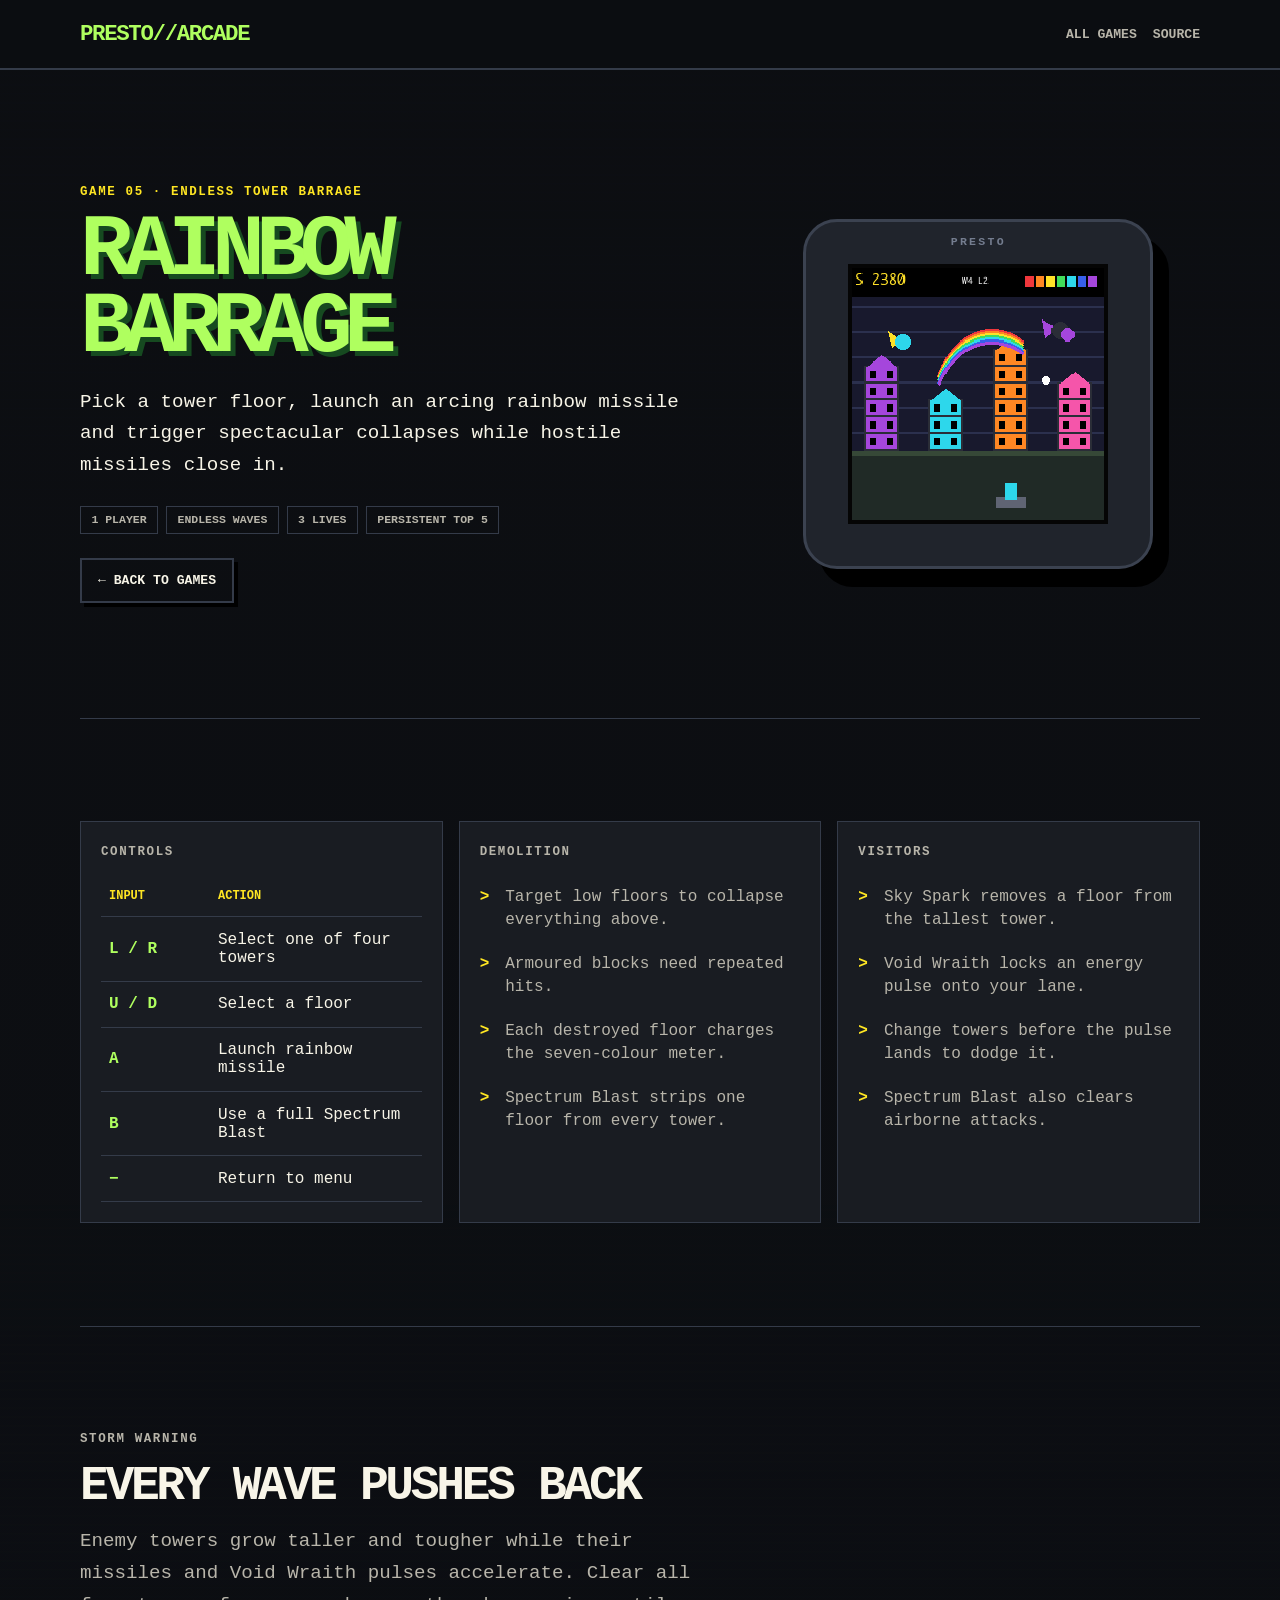
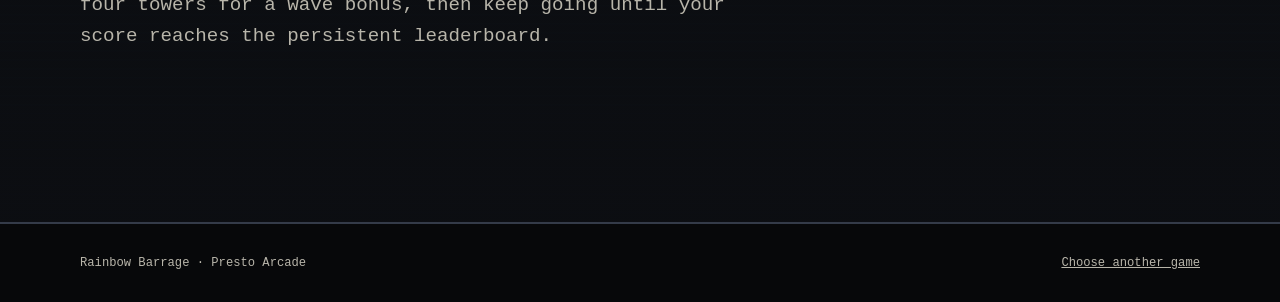
<file: docs/games/rainbow-barrage.html>
<!doctype html>
<html lang="en-GB">
<head>
  <meta charset="utf-8">
  <meta name="viewport" content="width=device-width, initial-scale=1">
  <meta name="description" content="Rainbow Barrage: an endless tower-busting action game for Pimoroni Presto.">
  <title>Rainbow Barrage · Presto Arcade</title>
  <link rel="stylesheet" href="../styles.css">
</head>
<body>
  <a class="skip-link" href="#content">Skip to content</a>
  <header class="site-header"><nav class="nav" aria-label="Main navigation"><a class="brand" href="../index.html">PRESTO//ARCADE</a><div class="nav-links"><a href="../index.html#games">All games</a><a href="https://github.com/robmarkcole/pimoroni-presto-arcade/blob/main/rainbow_barrage.py">Source</a></div></nav></header>
  <main id="content">
    <section class="hero game-hero">
      <div class="hero-copy">
        <p class="eyebrow">Game 05 · Endless tower barrage</p><h1>Rainbow Barrage</h1>
        <p class="lede">Pick a tower floor, launch an arcing rainbow missile and trigger spectacular collapses while hostile missiles close in.</p>
        <div class="game-meta"><span class="tag">1 player</span><span class="tag">Endless waves</span><span class="tag">3 lives</span><span class="tag">Persistent top 5</span></div>
        <a class="button secondary" href="../index.html#games">← Back to games</a>
      </div>
      <div class="hero-art"><div class="presto-frame"><img class="screen" src="../images/rainbow-barrage-gameplay.png" alt="Rainbow Barrage gameplay"></div></div>
    </section>

    <section class="section">
      <div class="detail-grid">
        <div class="detail-panel prose"><p class="kicker">Controls</p><table class="controls"><thead><tr><th>Input</th><th>Action</th></tr></thead><tbody><tr><td>L / R</td><td>Select one of four towers</td></tr><tr><td>U / D</td><td>Select a floor</td></tr><tr><td>A</td><td>Launch rainbow missile</td></tr><tr><td>B</td><td>Use a full Spectrum Blast</td></tr><tr><td>−</td><td>Return to menu</td></tr></tbody></table></div>
        <div class="detail-panel prose"><p class="kicker">Demolition</p><ul class="feature-list"><li>Target low floors to collapse everything above.</li><li>Armoured blocks need repeated hits.</li><li>Each destroyed floor charges the seven-colour meter.</li><li>Spectrum Blast strips one floor from every tower.</li></ul></div>
        <div class="detail-panel prose"><p class="kicker">Visitors</p><ul class="feature-list"><li>Sky Spark removes a floor from the tallest tower.</li><li>Void Wraith locks an energy pulse onto your lane.</li><li>Change towers before the pulse lands to dodge it.</li><li>Spectrum Blast also clears airborne attacks.</li></ul></div>
      </div>
    </section>

    <section class="section prose"><p class="kicker">Storm warning</p><h2>Every wave pushes back</h2><p class="lede">Enemy towers grow taller and tougher while their missiles and Void Wraith pulses accelerate. Clear all four towers for a wave bonus, then keep going until your score reaches the persistent leaderboard.</p></section>
  </main>
  <footer class="site-footer"><div><p>Rainbow Barrage · Presto Arcade</p><p><a href="../index.html">Choose another game</a></p></div></footer>
</body>
</html>
</file>
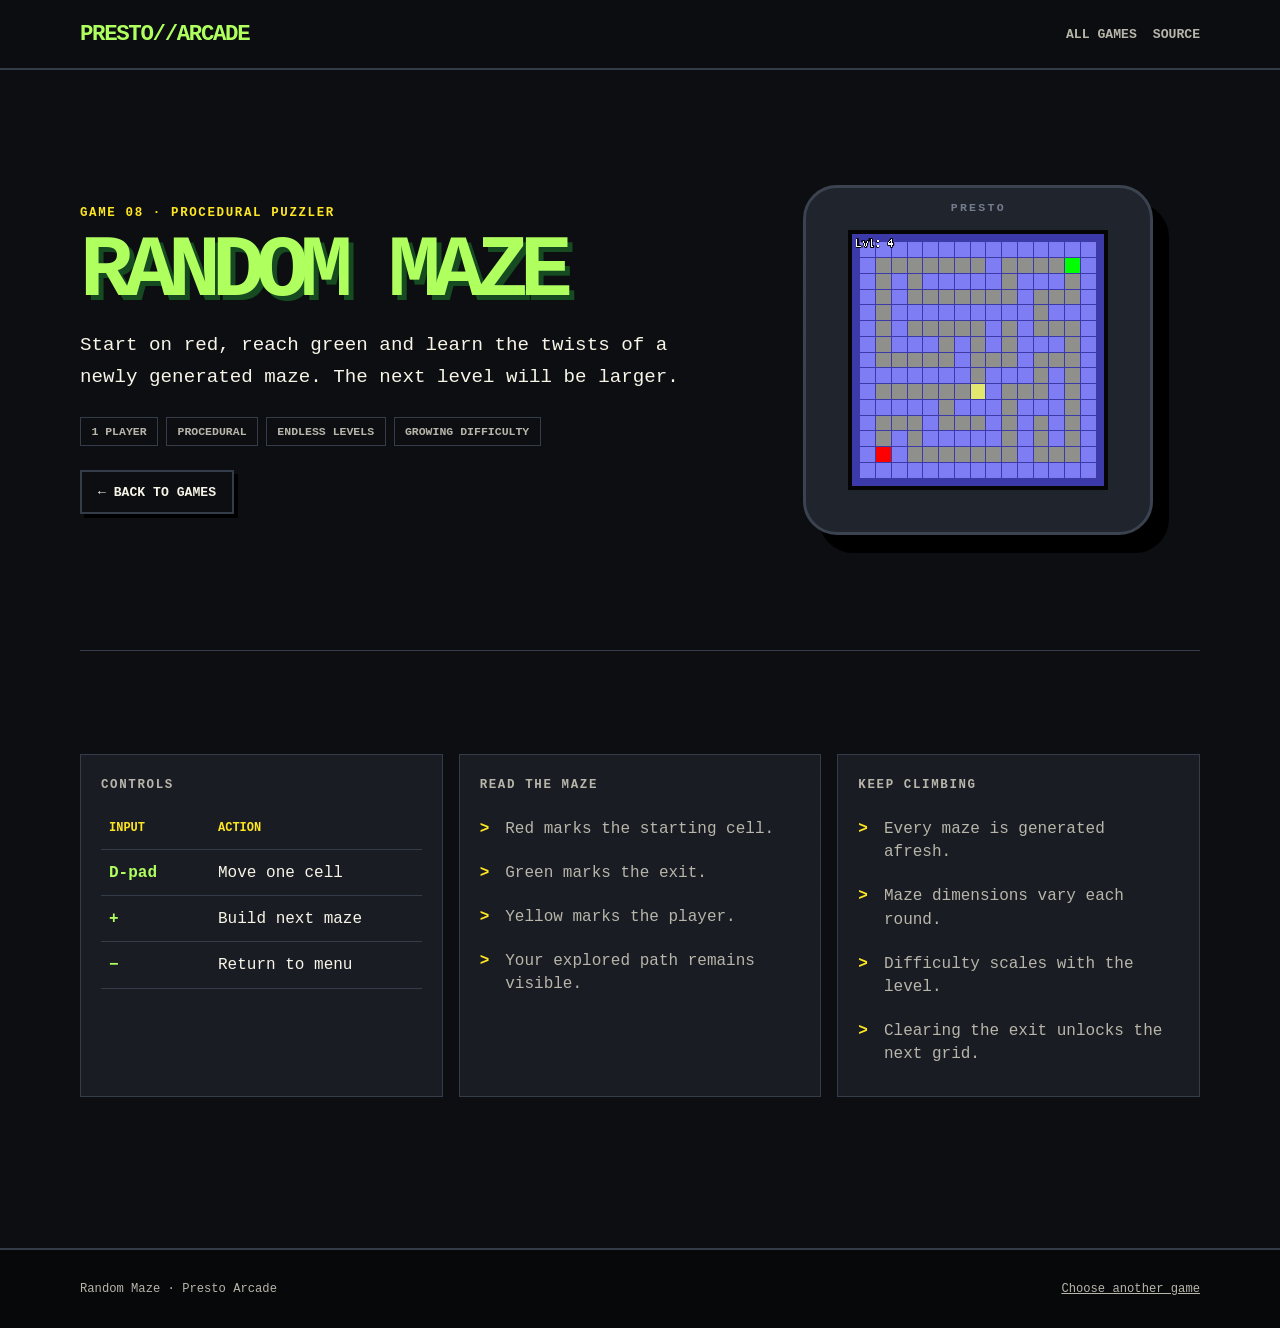
<file: docs/games/random-maze.html>
<!doctype html>
<html lang="en-GB">
<head>
  <meta charset="utf-8">
  <meta name="viewport" content="width=device-width, initial-scale=1">
  <meta name="description" content="Random Maze: procedurally generated mazes for Pimoroni Presto.">
  <title>Random Maze · Presto Arcade</title>
  <link rel="stylesheet" href="../styles.css">
</head>
<body>
  <a class="skip-link" href="#content">Skip to content</a>
  <header class="site-header"><nav class="nav" aria-label="Main navigation"><a class="brand" href="../index.html">PRESTO//ARCADE</a><div class="nav-links"><a href="../index.html#games">All games</a><a href="https://github.com/robmarkcole/pimoroni-presto-arcade/blob/main/random_maze.py">Source</a></div></nav></header>
  <main id="content">
    <section class="hero game-hero">
      <div class="hero-copy">
        <p class="eyebrow">Game 08 · Procedural puzzler</p><h1>Random Maze</h1>
        <p class="lede">Start on red, reach green and learn the twists of a newly generated maze. The next level will be larger.</p>
        <div class="game-meta"><span class="tag">1 player</span><span class="tag">Procedural</span><span class="tag">Endless levels</span><span class="tag">Growing difficulty</span></div>
        <a class="button secondary" href="../index.html#games">← Back to games</a>
      </div>
      <div class="hero-art"><div class="presto-frame"><img class="screen" src="../images/random-maze-gameplay.png" alt="Random Maze gameplay"></div></div>
    </section>
    <section class="section">
      <div class="detail-grid">
        <div class="detail-panel prose"><p class="kicker">Controls</p><table class="controls"><thead><tr><th>Input</th><th>Action</th></tr></thead><tbody><tr><td>D-pad</td><td>Move one cell</td></tr><tr><td>+</td><td>Build next maze</td></tr><tr><td>−</td><td>Return to menu</td></tr></tbody></table></div>
        <div class="detail-panel prose"><p class="kicker">Read the maze</p><ul class="feature-list"><li>Red marks the starting cell.</li><li>Green marks the exit.</li><li>Yellow marks the player.</li><li>Your explored path remains visible.</li></ul></div>
        <div class="detail-panel prose"><p class="kicker">Keep climbing</p><ul class="feature-list"><li>Every maze is generated afresh.</li><li>Maze dimensions vary each round.</li><li>Difficulty scales with the level.</li><li>Clearing the exit unlocks the next grid.</li></ul></div>
      </div>
    </section>
  </main>
  <footer class="site-footer"><div><p>Random Maze · Presto Arcade</p><p><a href="../index.html">Choose another game</a></p></div></footer>
</body>
</html>
</file>
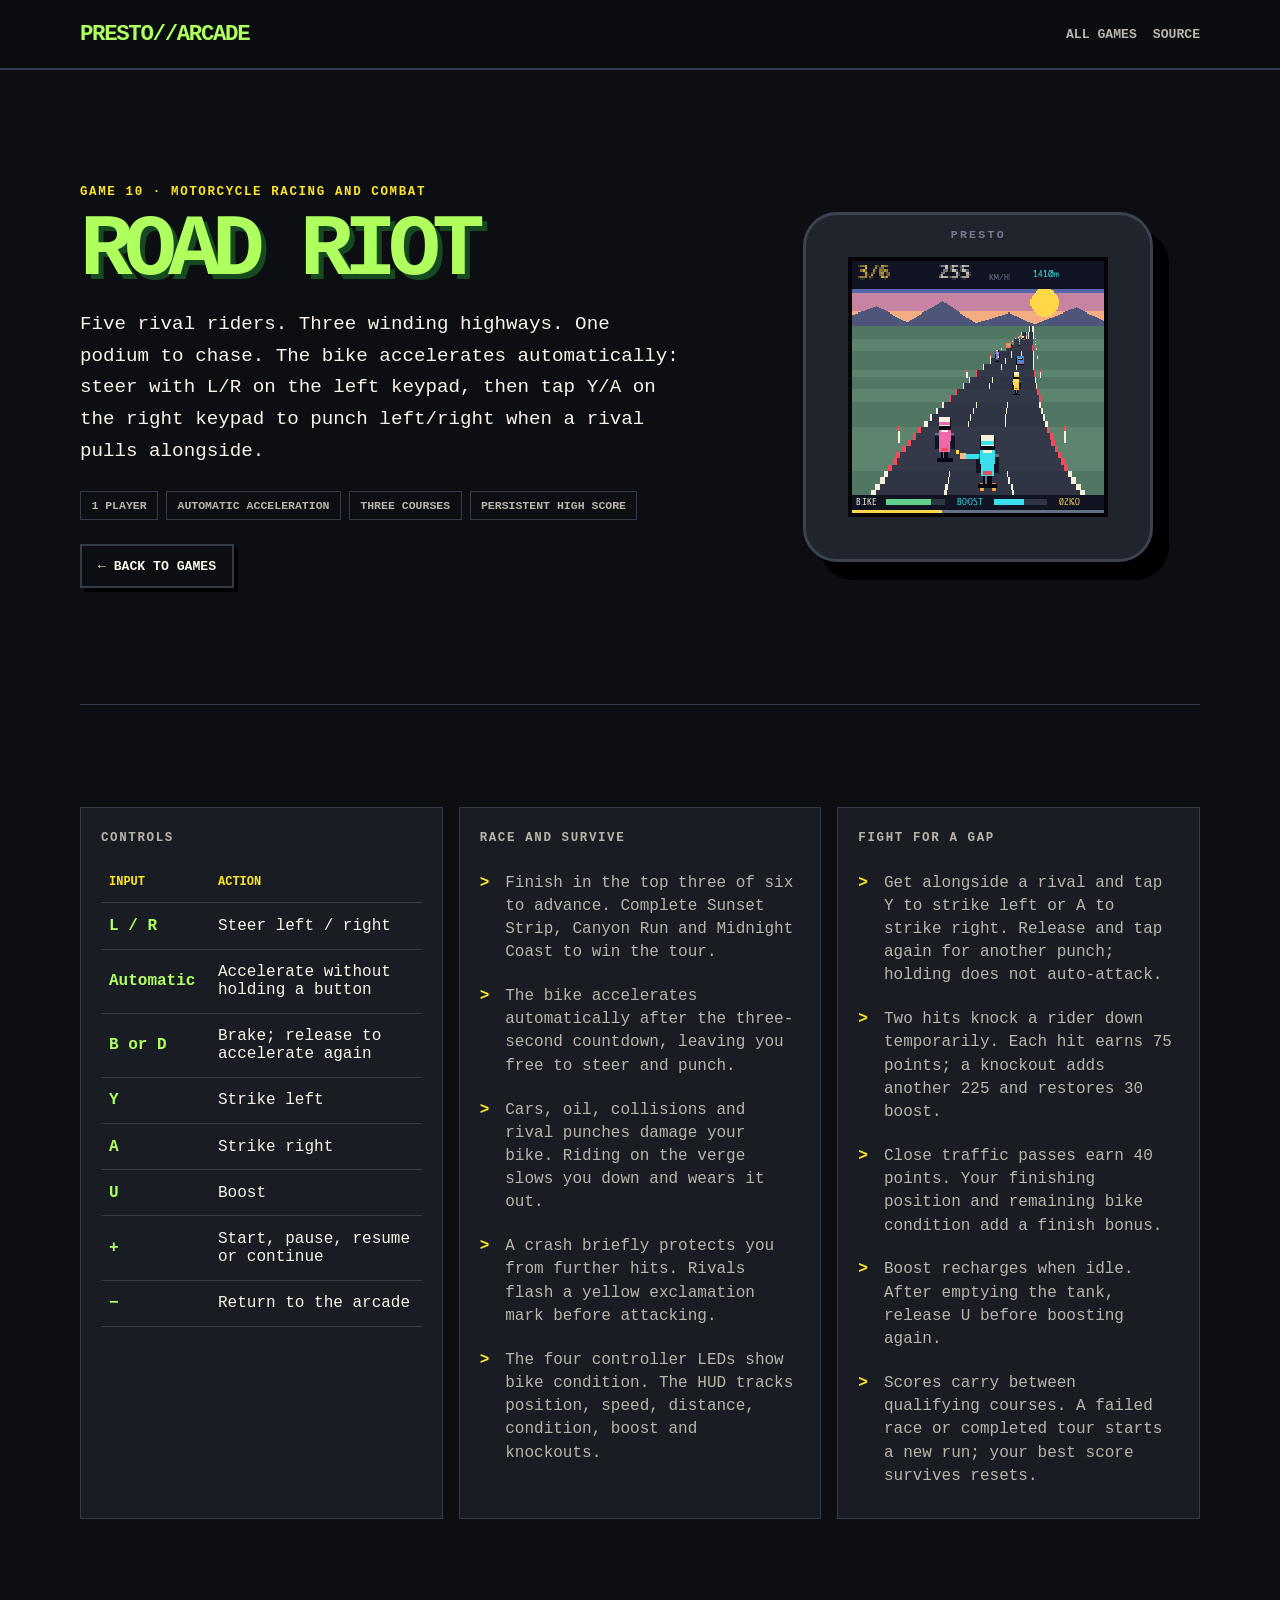
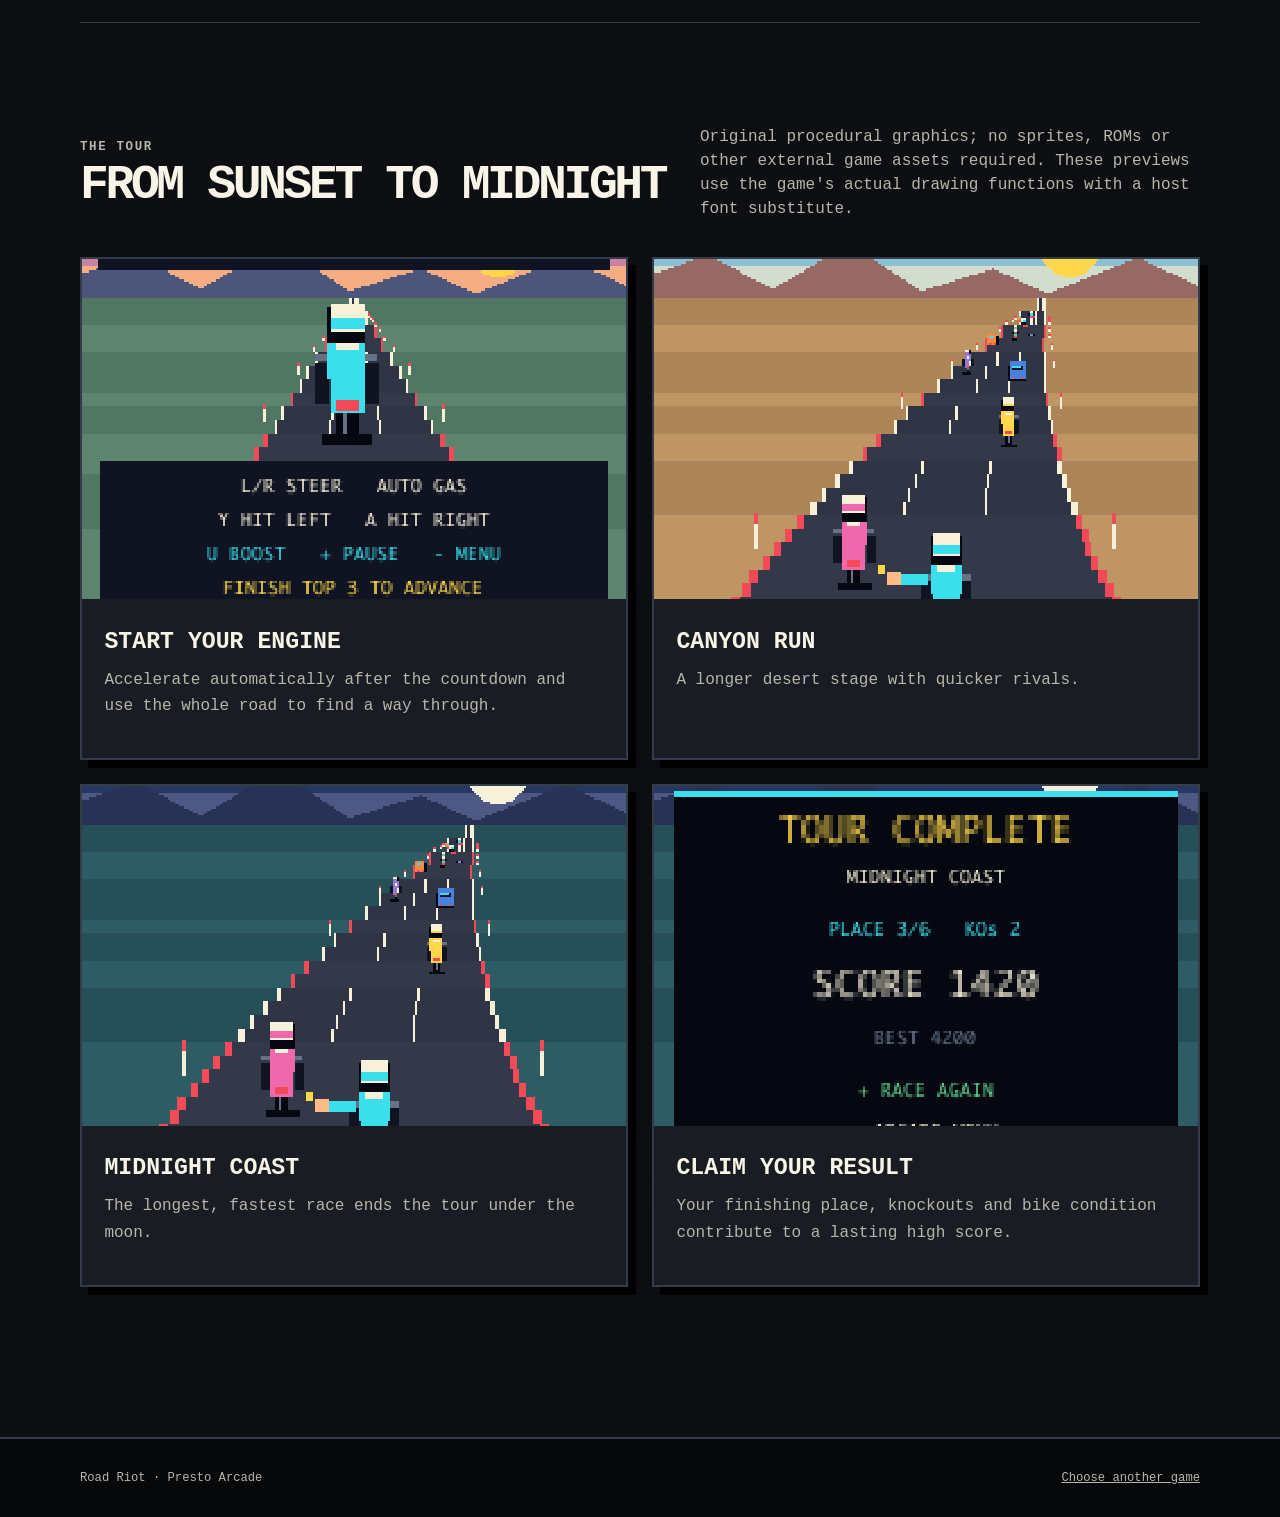
<file: docs/games/road-riot.html>
<!doctype html>
<html lang="en-GB">
<head>
  <meta charset="utf-8">
  <meta name="viewport" content="width=device-width, initial-scale=1">
  <meta name="description" content="Road Riot: an original motorcycle racing and combat game for Pimoroni Presto and Qw/ST Pad.">
  <title>Road Riot · Presto Arcade</title>
  <link rel="stylesheet" href="../styles.css">
</head>
<body>
  <a class="skip-link" href="#content">Skip to content</a>
  <header class="site-header"><nav class="nav" aria-label="Main navigation"><a class="brand" href="../index.html">PRESTO//ARCADE</a><div class="nav-links"><a href="../index.html#games">All games</a><a href="https://github.com/robmarkcole/pimoroni-presto-arcade/blob/main/road_riot.py">Source</a></div></nav></header>
  <main id="content">
    <section class="hero game-hero">
      <div class="hero-copy">
        <p class="eyebrow">Game 10 · Motorcycle racing and combat</p><h1>Road Riot</h1>
        <p class="lede">Five rival riders. Three winding highways. One podium to chase. The bike accelerates automatically: steer with L/R on the left keypad, then tap Y/A on the right keypad to punch left/right when a rival pulls alongside.</p>
        <div class="game-meta"><span class="tag">1 player</span><span class="tag">Automatic acceleration</span><span class="tag">Three courses</span><span class="tag">Persistent high score</span></div>
        <a class="button secondary" href="../index.html#games">← Back to games</a>
      </div>
      <div class="hero-art"><div class="presto-frame"><img class="screen" src="../images/road-riot-gameplay.png" alt="Road Riot gameplay showing a cyan rider striking a pink rival on a curved highway"></div></div>
    </section>
    <section class="section">
      <div class="detail-grid">
        <div class="detail-panel prose">
          <p class="kicker">Controls</p>
          <table class="controls"><thead><tr><th>Input</th><th>Action</th></tr></thead><tbody>
            <tr><td>L / R</td><td>Steer left / right</td></tr><tr><td>Automatic</td><td>Accelerate without holding a button</td></tr>
            <tr><td>B or D</td><td>Brake; release to accelerate again</td></tr><tr><td>Y</td><td>Strike left</td></tr><tr><td>A</td><td>Strike right</td></tr>
            <tr><td>U</td><td>Boost</td></tr><tr><td>+</td><td>Start, pause, resume or continue</td></tr>
            <tr><td>−</td><td>Return to the arcade</td></tr>
          </tbody></table>
        </div>
        <div class="detail-panel prose">
          <p class="kicker">Race and survive</p>
          <ul class="feature-list"><li>Finish in the top three of six to advance. Complete Sunset Strip, Canyon Run and Midnight Coast to win the tour.</li>
            <li>The bike accelerates automatically after the three-second countdown, leaving you free to steer and punch.</li><li>Cars, oil, collisions and rival punches damage your bike. Riding on the verge slows you down and wears it out.</li>
            <li>A crash briefly protects you from further hits. Rivals flash a yellow exclamation mark before attacking.</li>
            <li>The four controller LEDs show bike condition. The HUD tracks position, speed, distance, condition, boost and knockouts.</li></ul>
        </div>
        <div class="detail-panel prose">
          <p class="kicker">Fight for a gap</p>
          <ul class="feature-list"><li>Get alongside a rival and tap Y to strike left or A to strike right. Release and tap again for another punch; holding does not auto-attack.</li>
            <li>Two hits knock a rider down temporarily. Each hit earns 75 points; a knockout adds another 225 and restores 30 boost.</li>
            <li>Close traffic passes earn 40 points. Your finishing position and remaining bike condition add a finish bonus.</li>
            <li>Boost recharges when idle. After emptying the tank, release U before boosting again.</li>
            <li>Scores carry between qualifying courses. A failed race or completed tour starts a new run; your best score survives resets.</li></ul>
        </div>
      </div>
    </section>
    <section class="section">
      <div class="section-heading"><div><p class="kicker">The tour</p><h2>From sunset to midnight</h2></div><p>Original procedural graphics; no sprites, ROMs or other external game assets required. These previews use the game's actual drawing functions with a host font substitute.</p></div>
      <div class="game-grid">
        <article class="card"><img class="card-image" src="../images/road-riot-title.png" alt="Road Riot title screen and control guide"><div class="card-body"><h3>Start your engine</h3><p>Accelerate automatically after the countdown and use the whole road to find a way through.</p></div></article>
        <article class="card"><img class="card-image" src="../images/road-riot-course-2.png" alt="Canyon Run with desert colours"><div class="card-body"><h3>Canyon Run</h3><p>A longer desert stage with quicker rivals.</p></div></article>
        <article class="card"><img class="card-image" src="../images/road-riot-course-3.png" alt="Midnight Coast with a moonlit sky"><div class="card-body"><h3>Midnight Coast</h3><p>The longest, fastest race ends the tour under the moon.</p></div></article>
        <article class="card"><img class="card-image" src="../images/road-riot-finish.png" alt="Road Riot tour completion and score screen"><div class="card-body"><h3>Claim your result</h3><p>Your finishing place, knockouts and bike condition contribute to a lasting high score.</p></div></article>
      </div>
    </section>
  </main>
  <footer class="site-footer"><div><p>Road Riot · Presto Arcade</p><p><a href="../index.html">Choose another game</a></p></div></footer>
</body>
</html>
</file>
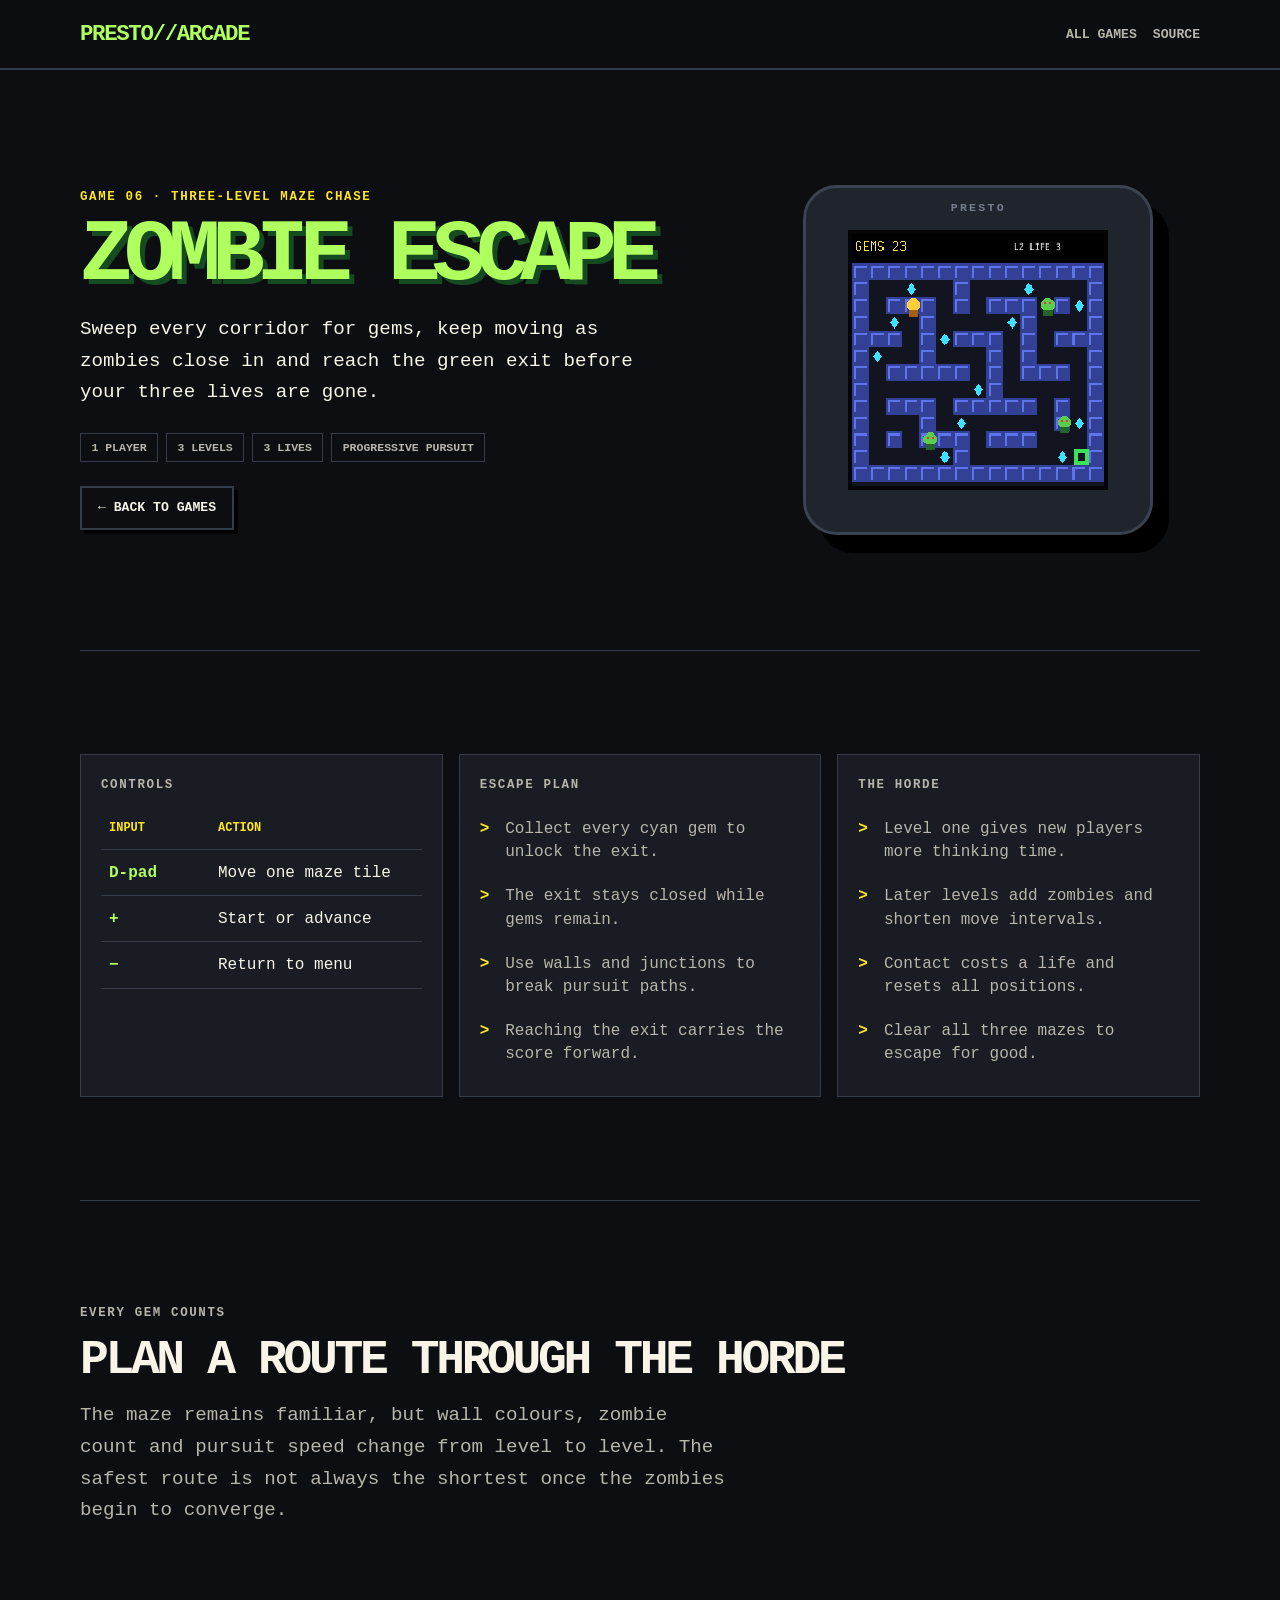
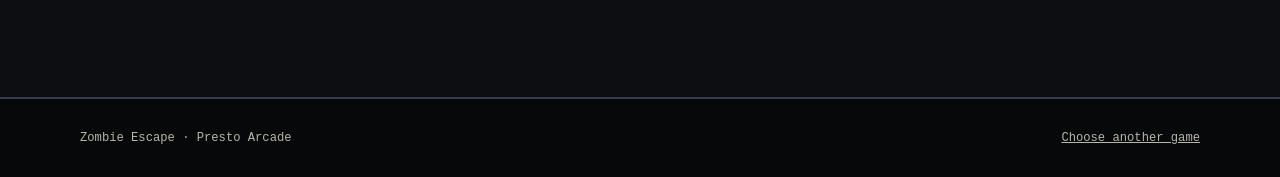
<file: docs/games/zombie-escape.html>
<!doctype html>
<html lang="en-GB">
<head>
  <meta charset="utf-8">
  <meta name="viewport" content="width=device-width, initial-scale=1">
  <meta name="description" content="Zombie Escape: a three-level gem-collecting maze chase for Pimoroni Presto.">
  <title>Zombie Escape · Presto Arcade</title>
  <link rel="stylesheet" href="../styles.css">
</head>
<body>
  <a class="skip-link" href="#content">Skip to content</a>
  <header class="site-header"><nav class="nav" aria-label="Main navigation"><a class="brand" href="../index.html">PRESTO//ARCADE</a><div class="nav-links"><a href="../index.html#games">All games</a><a href="https://github.com/robmarkcole/pimoroni-presto-arcade/blob/main/zombie_escape.py">Source</a></div></nav></header>
  <main id="content">
    <section class="hero game-hero">
      <div class="hero-copy">
        <p class="eyebrow">Game 06 · Three-level maze chase</p><h1>Zombie Escape</h1>
        <p class="lede">Sweep every corridor for gems, keep moving as zombies close in and reach the green exit before your three lives are gone.</p>
        <div class="game-meta"><span class="tag">1 player</span><span class="tag">3 levels</span><span class="tag">3 lives</span><span class="tag">Progressive pursuit</span></div>
        <a class="button secondary" href="../index.html#games">← Back to games</a>
      </div>
      <div class="hero-art"><div class="presto-frame"><img class="screen" src="../images/zombie-escape-gameplay.png" alt="Zombie Escape gameplay"></div></div>
    </section>

    <section class="section">
      <div class="detail-grid">
        <div class="detail-panel prose"><p class="kicker">Controls</p><table class="controls"><thead><tr><th>Input</th><th>Action</th></tr></thead><tbody><tr><td>D-pad</td><td>Move one maze tile</td></tr><tr><td>+</td><td>Start or advance</td></tr><tr><td>−</td><td>Return to menu</td></tr></tbody></table></div>
        <div class="detail-panel prose"><p class="kicker">Escape plan</p><ul class="feature-list"><li>Collect every cyan gem to unlock the exit.</li><li>The exit stays closed while gems remain.</li><li>Use walls and junctions to break pursuit paths.</li><li>Reaching the exit carries the score forward.</li></ul></div>
        <div class="detail-panel prose"><p class="kicker">The horde</p><ul class="feature-list"><li>Level one gives new players more thinking time.</li><li>Later levels add zombies and shorten move intervals.</li><li>Contact costs a life and resets all positions.</li><li>Clear all three mazes to escape for good.</li></ul></div>
      </div>
    </section>

    <section class="section prose"><p class="kicker">Every gem counts</p><h2>Plan a route through the horde</h2><p class="lede">The maze remains familiar, but wall colours, zombie count and pursuit speed change from level to level. The safest route is not always the shortest once the zombies begin to converge.</p></section>
  </main>
  <footer class="site-footer"><div><p>Zombie Escape · Presto Arcade</p><p><a href="../index.html">Choose another game</a></p></div></footer>
</body>
</html>
</file>
<file: docs/styles.css>
:root {
  --ink: #f8f5e8;
  --muted: #b8b5aa;
  --panel: #191c22;
  --panel-light: #232833;
  --page: #0c0e12;
  --lime: #afff5f;
  --yellow: #ffe623;
  --orange: #ff8723;
  --cyan: #28d2e6;
  --line: #343b49;
  --shadow: 8px 8px 0 #000;
  font-family: "Courier New", Courier, monospace;
  color: var(--ink);
  background: var(--page);
  font-synthesis: none;
}

* { box-sizing: border-box; }

html { scroll-behavior: smooth; }

body {
  margin: 0;
  min-width: 300px;
  overflow-x: clip;
  background:
    linear-gradient(rgba(12, 14, 18, .92), rgba(12, 14, 18, .98)),
    repeating-linear-gradient(0deg, transparent 0 7px, rgba(255, 255, 255, .025) 8px 9px);
}

a { color: inherit; }

a:focus-visible,
button:focus-visible {
  outline: 3px solid var(--yellow);
  outline-offset: 4px;
}

.skip-link {
  position: absolute;
  left: 1rem;
  top: -5rem;
  z-index: 20;
  background: var(--yellow);
  color: #000;
  padding: .7rem 1rem;
  font-weight: 700;
}

.skip-link:focus { top: 1rem; }

.site-header {
  position: sticky;
  top: 0;
  z-index: 10;
  border-bottom: 2px solid var(--line);
  background: rgba(12, 14, 18, .94);
  backdrop-filter: blur(12px);
}

.nav {
  width: min(1120px, calc(100% - 2rem));
  min-height: 68px;
  margin: auto;
  display: flex;
  align-items: center;
  justify-content: space-between;
  gap: 1.5rem;
}

.brand {
  text-decoration: none;
  color: var(--lime);
  font-weight: 900;
  letter-spacing: -.06em;
  font-size: clamp(1rem, 3vw, 1.4rem);
}

.nav-links {
  display: flex;
  align-items: center;
  flex-wrap: wrap;
  gap: .35rem 1rem;
}

.nav-links a {
  color: var(--muted);
  font-size: .82rem;
  font-weight: 700;
  text-decoration: none;
  text-transform: uppercase;
}

.nav-links a:hover { color: var(--yellow); }

main,
.site-footer > div {
  width: min(1120px, calc(100% - 2rem));
  margin: auto;
}

.hero {
  min-height: 560px;
  display: grid;
  grid-template-columns: 1.15fr .85fr;
  align-items: center;
  gap: clamp(2rem, 6vw, 6rem);
  padding: clamp(4rem, 9vw, 8rem) 0;
}

.hero > * { min-width: 0; }

.eyebrow,
.kicker {
  color: var(--yellow);
  font-size: .78rem;
  font-weight: 900;
  letter-spacing: .13em;
  text-transform: uppercase;
}

h1,
h2,
h3,
p { margin-top: 0; }

h1 {
  margin-bottom: 1.25rem;
  color: var(--lime);
  font-size: clamp(2.8rem, 8vw, 6.4rem);
  line-height: .88;
  letter-spacing: -.1em;
  text-transform: uppercase;
  text-shadow: 5px 5px 0 #164a20;
}

.game-hero h1 { font-size: clamp(2.6rem, 7vw, 5.5rem); }

h2 {
  margin-bottom: 1rem;
  font-size: clamp(1.8rem, 4vw, 3rem);
  line-height: 1;
  letter-spacing: -.07em;
  text-transform: uppercase;
}

h3 {
  margin-bottom: .75rem;
  font-size: 1.15rem;
  text-transform: uppercase;
}

.lede {
  max-width: 650px;
  color: var(--ink);
  font-size: clamp(1rem, 2vw, 1.2rem);
  line-height: 1.65;
}

.muted,
.card p,
.prose p,
.prose li { color: var(--muted); line-height: 1.65; }

.button-row { display: flex; flex-wrap: wrap; gap: .8rem; margin-top: 2rem; }

.button {
  display: inline-block;
  border: 2px solid var(--lime);
  padding: .8rem 1rem;
  background: var(--lime);
  color: #071009;
  box-shadow: 4px 4px 0 #164a20;
  font-size: .82rem;
  font-weight: 900;
  text-decoration: none;
  text-transform: uppercase;
}

.button:hover { transform: translate(2px, 2px); box-shadow: 2px 2px 0 #164a20; }
.button.secondary { border-color: var(--line); background: transparent; color: var(--ink); box-shadow: 4px 4px 0 #000; }

.presto-frame {
  position: relative;
  width: min(100%, 390px);
  margin: auto;
  padding: 42px;
  border: 3px solid #3b4250;
  border-radius: 34px;
  background: #20242c;
  box-shadow: 16px 18px 0 #000;
}

.presto-frame::before {
  content: "PRESTO";
  position: absolute;
  top: 13px;
  left: 50%;
  transform: translateX(-50%);
  color: #747d8f;
  font-size: .72rem;
  font-weight: 900;
  letter-spacing: .2em;
}

.screen {
  display: block;
  width: 100%;
  aspect-ratio: 1;
  border: 4px solid #050505;
  background: #000;
  image-rendering: pixelated;
}

.screen-stack { position: relative; }
.screen-stack .screen:nth-child(2) { display: none; }

.section { padding: clamp(3.5rem, 8vw, 7rem) 0; border-top: 1px solid var(--line); }
.section-heading { display: flex; align-items: end; justify-content: space-between; gap: 1rem; margin-bottom: 2rem; }
.section-heading p { max-width: 500px; margin-bottom: .25rem; color: var(--muted); line-height: 1.5; }

.game-grid {
  display: grid;
  grid-template-columns: repeat(2, minmax(0, 1fr));
  gap: 1.5rem;
}

.card {
  position: relative;
  overflow: hidden;
  border: 2px solid var(--line);
  background: var(--panel);
  box-shadow: var(--shadow);
}

.card:hover { border-color: var(--lime); }
.card-image { display: block; width: 100%; aspect-ratio: 16 / 10; object-fit: cover; object-position: center; image-rendering: pixelated; background: #000; }
.card-body { padding: 1.4rem; }
.card-number { color: var(--yellow); font-size: .75rem; font-weight: 900; }
.card h3 { margin-top: .45rem; font-size: 1.45rem; }
.card-link { color: var(--lime); font-size: .82rem; font-weight: 900; text-decoration: none; text-transform: uppercase; }
.card-link::after { content: " →"; }
.card-link::before { content: ""; position: absolute; inset: 0; }

.spec-grid,
.detail-grid {
  display: grid;
  grid-template-columns: repeat(3, minmax(0, 1fr));
  gap: 1rem;
}

.spec,
.detail-panel {
  border: 1px solid var(--line);
  padding: 1.25rem;
  background: var(--panel);
}

.spec strong { display: block; margin-bottom: .45rem; color: var(--yellow); font-size: 1.5rem; }
.spec span { color: var(--muted); font-size: .8rem; text-transform: uppercase; }

.game-hero { min-height: 530px; }
.game-hero .presto-frame { width: min(100%, 350px); }
.game-meta { display: flex; flex-wrap: wrap; gap: .5rem; margin: 1.5rem 0; }
.tag { border: 1px solid var(--line); padding: .42rem .65rem; color: var(--muted); font-size: .72rem; font-weight: 900; text-transform: uppercase; }

.controls { width: 100%; border-collapse: collapse; }
.controls th,
.controls td { border-bottom: 1px solid var(--line); padding: .85rem .5rem; text-align: left; }
.controls th { color: var(--yellow); font-size: .75rem; text-transform: uppercase; }
.controls td:first-child { width: 34%; color: var(--lime); font-weight: 900; }

.feature-list { margin: 0; padding: 0; list-style: none; }
.feature-list li { position: relative; padding: .65rem 0 .65rem 1.6rem; color: var(--muted); line-height: 1.45; }
.feature-list li::before { content: ">"; position: absolute; left: 0; color: var(--yellow); font-weight: 900; }

.gallery { display: grid; grid-template-columns: repeat(4, minmax(0, 1fr)); gap: 1rem; }
.gallery figure { margin: 0; }
.gallery img { display: block; width: 100%; border: 2px solid var(--line); image-rendering: pixelated; }
.gallery figcaption { margin-top: .5rem; color: var(--muted); font-size: .72rem; text-align: center; text-transform: uppercase; }

.install {
  border: 2px solid var(--line);
  padding: clamp(1.5rem, 4vw, 3rem);
  background: var(--panel);
  box-shadow: var(--shadow);
}

code { color: var(--yellow); }
.site-footer { margin-top: 3rem; border-top: 2px solid var(--line); background: #07080a; }
.site-footer > div { display: flex; justify-content: space-between; gap: 1rem; padding: 2rem 0; color: var(--muted); font-size: .76rem; }
.site-footer p { margin: 0; }

@media (max-width: 780px) {
  .hero { grid-template-columns: 1fr; min-height: 0; }
  .hero-copy { order: 1; }
  .hero-art { order: 2; }
  .game-grid,
  .detail-grid { grid-template-columns: 1fr; }
  .spec-grid { grid-template-columns: repeat(2, minmax(0, 1fr)); }
  .gallery { grid-template-columns: repeat(2, minmax(0, 1fr)); }
  .section-heading { display: block; }
}

@media (max-width: 520px) {
  .nav { padding: .7rem 0; align-items: flex-start; }
  .nav-links { justify-content: flex-end; gap: .35rem .7rem; }
  .nav-links a { font-size: .68rem; }
  .presto-frame { padding: 32px; border-radius: 26px; }
  .spec-grid { grid-template-columns: 1fr; }
  .site-footer > div { display: block; }
  .site-footer p + p { margin-top: .6rem; }
}
</file>
